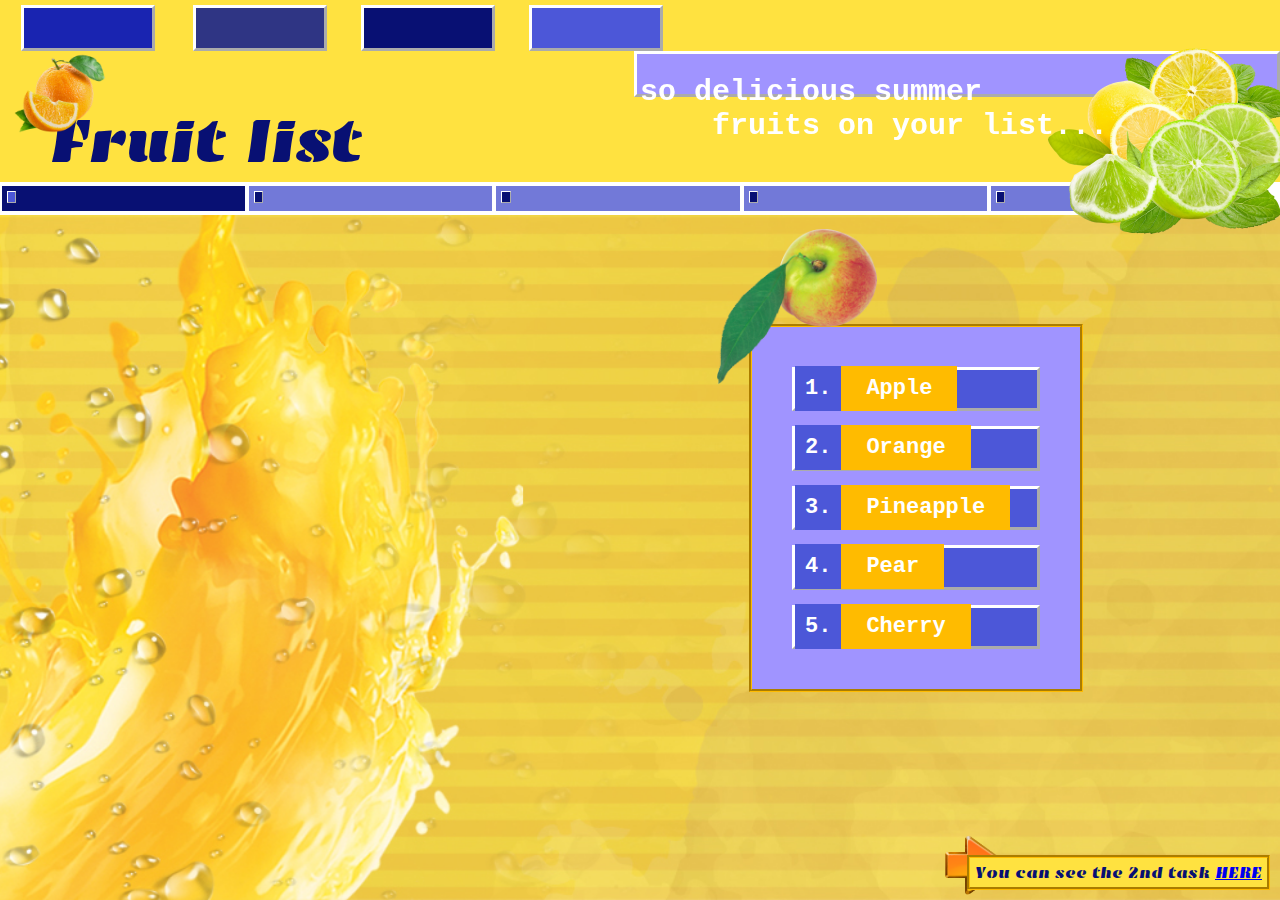
<file: 2/index.html>
<!DOCTYPE html>
<html lang="en">
<head>
    <meta charset="UTF-8">
    <title>Fruit list</title>
    <link rel="stylesheet" type="text/css" href="index.css">
</head>
<body>
<img alt="fruit" height="250" src="images/3.png"
     style="position: fixed; right: -15px;top: 2%" width="250">
<img src="images/4.png" width="100" height="100"
     style="position: absolute; left: 10px; top: 5%" alt="fruit">
<pre>so delicious summer
    fruits on your list...
</pre>
<div id="up">
    <div id="oneRectangle" class="rectangle"></div>
    <div id="twoRectangle" class="rectangle"></div>
    <div id="threeRectangle" class="rectangle"></div>
    <div class="rectangle"></div>
    <div id="longRectangle" class="rectangle"></div>
    <h1>Fruit list</h1>
</div>

<div id="downRectangle">
    <div id="colorRectangle" class="rectangleLower rectangle">
        <div id="inColorRectangle" class="rectangleIn "></div>
    </div>
    <div class="rectangleLower rectangle">
        <div class="rectangleIn "></div>
    </div>
    <div class="rectangleLower rectangle">
        <div class="rectangleIn "></div>
    </div>
    <div class="rectangleLower rectangle">
        <div class="rectangleIn "></div>
    </div>
    <div class="rectangleLower rectangle">
        <div class="rectangleIn "></div>
    </div>
</div>
<div id="list">
    <img src="images/9.png" width="160" height="155"
         style="position: absolute; left: 3%; top: -50px" alt="fruit">
    <ol>
        <li><span>Apple</span></li>
        <li><span>Orange</span></li>
        <li><span>Pineapple</span></li>
        <li><span>Pear</span></li>
        <li><span>Cherry</span></li>
    </ol>
</div>

<img src="images/go.png" width="70" height="70"
     style="position: absolute; right: 21%; bottom: 0;" alt="go">
<div id="down">
    <p id="textDown">You can see the 2nd task <a href="Task2/index.html" title="Task2">HERE</a></p>
</div>
</body>
</html>
</file>
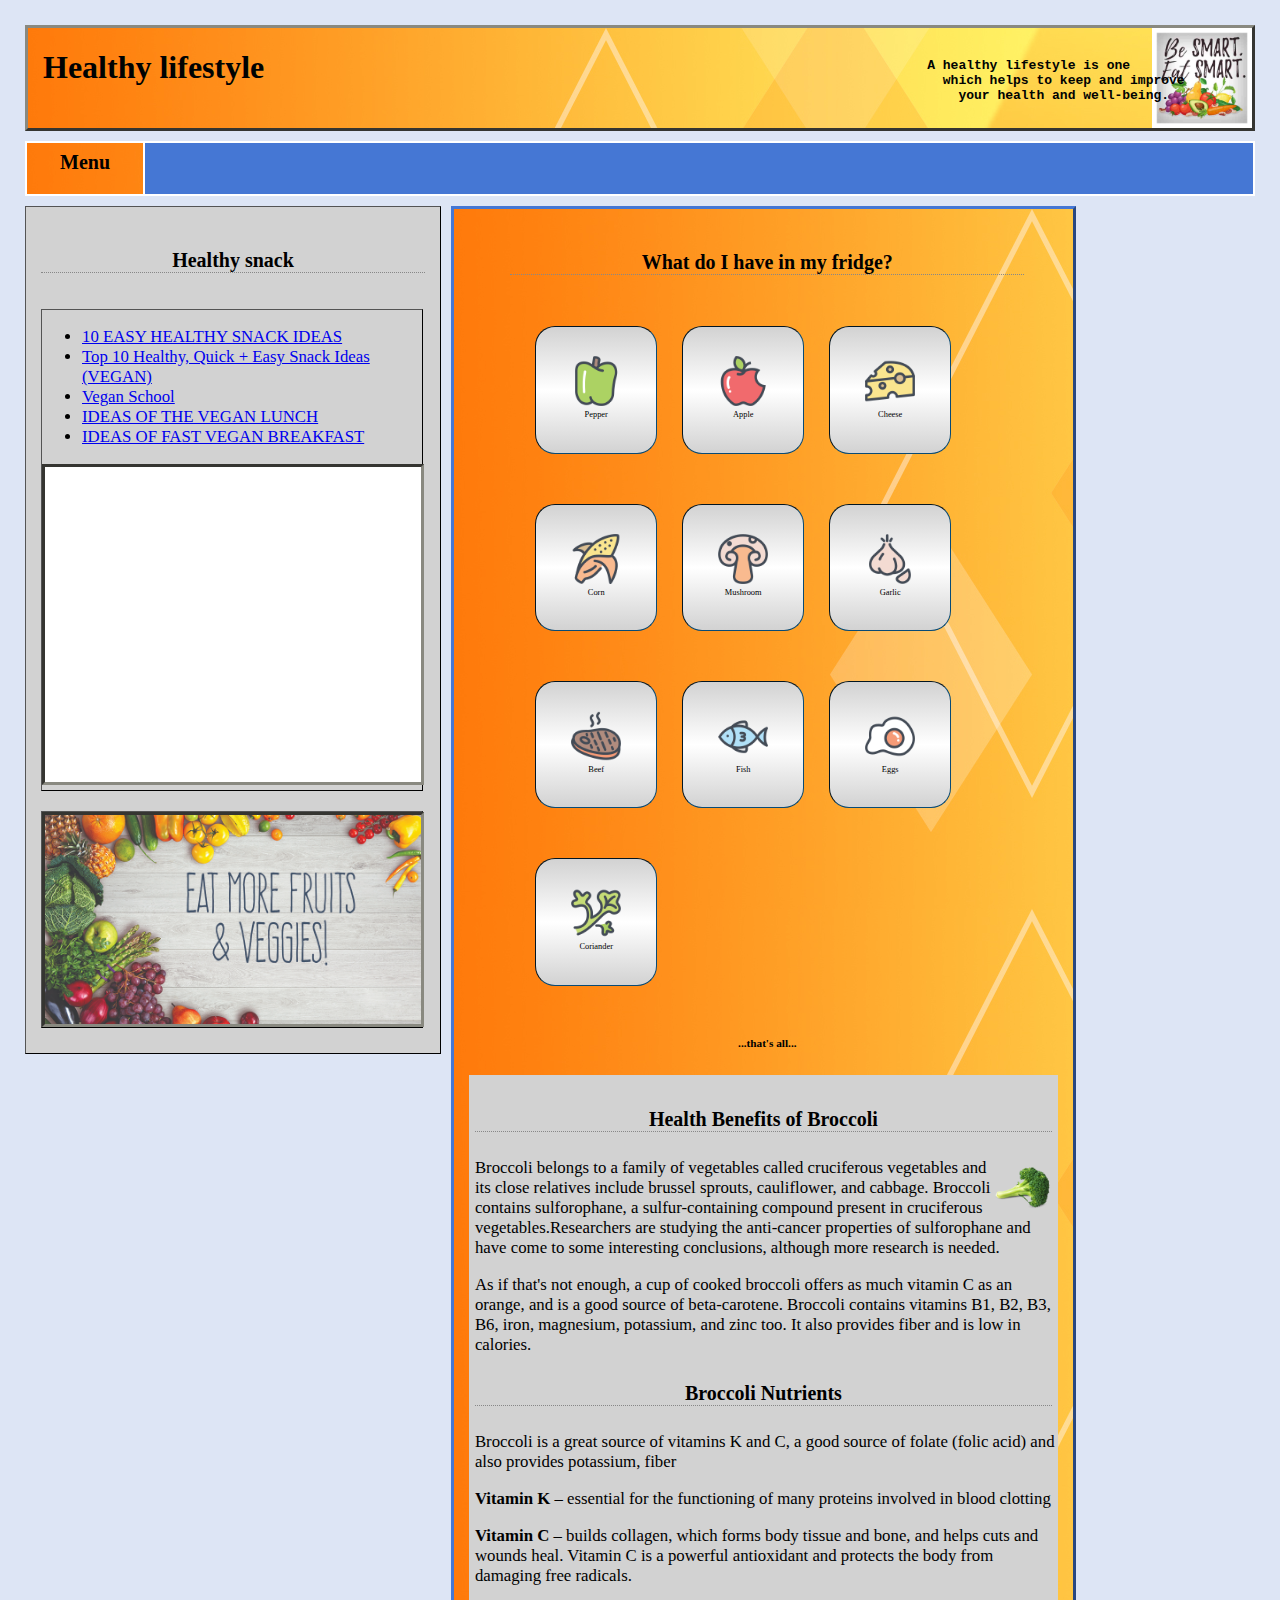
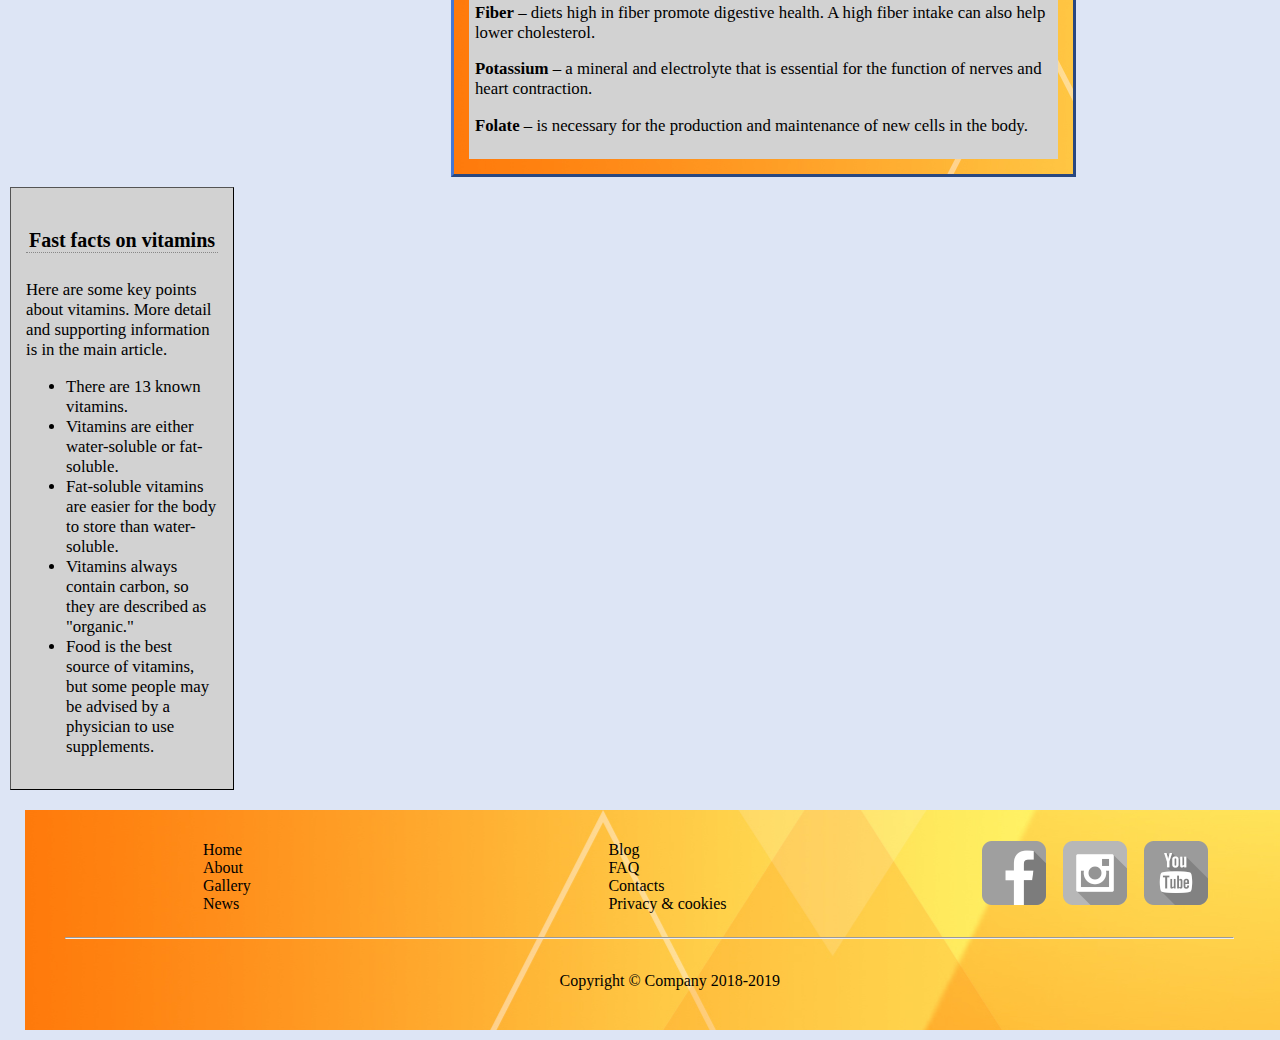
<file: 3/index.html>
<!DOCTYPE html>
<html lang="en">
<head>
    <meta charset="UTF-8">
    <title>Shop</title>
    <link rel="stylesheet" type="text/css" href="index.css">
</head>
<body>

<div id="header">
    <img id="logo" src="images/2.jpg" alt="vegetables"/>
    <h1>Healthy lifestyle</h1>
    <div>
<pre class="left">
    A healthy lifestyle is one
      which helps to keep and improve
        your health and well-being.
</pre>
    </div>
</div>


<div id="blockMenu">
    <nav>
        <label for="menu">Menu</label>
        <input id="menu" type="checkbox"/>
        <div class="headMenu">
            <div class="divMenu">
                <img src="images/logo/edit.png" alt="Owl"/>
                <a href=""><p>EDIT</p></a>
            </div>
            <div class="divMenu">
                <img src="images/logo/favorites.png" alt="Owl"/>
                <a href=""><p>FAVORITES</p></a>
            </div>
            <div class="divMenu">
                <img src="images/logo/history.png" alt="Owl"/>
                <a href=""><p>HISTORY</p></a>
            </div>
            <div class="divMenu">
                <img src="images/logo/security.png" alt="Owl"/>
                <a href=""><p>SECURITY</p></a>
            </div>
            <div class="divMenu">
                <img src="images/logo/settings.png" alt="Owl"/>
                <a href=""><p>SETTINGS</p></a>
            </div>
        </div>
    </nav>
</div>


<div class="left" id="aside1_2">
    <h4>Healthy snack</h4>
    <aside class="video left">
        <ul>
            <li><a href="https://www.youtube.com/embed/FE2I4igAn34" target="healthy">10 EASY HEALTHY SNACK IDEAS</a>
            </li>
            <li><a href="https://www.youtube.com/embed/HVtertx1m1w" target="healthy">Top 10 Healthy, Quick + Easy Snack
                Ideas (VEGAN)</a></li>
            <li><a href="https://www.youtube.com/embed/7MEItoB5Kus" target="healthy">Vegan School </a></li>
            <li><a href="https://www.youtube.com/embed/CaItdegkoNE" target="healthy">IDEAS OF THE VEGAN LUNCH</a></li>
            <li><a href="https://www.youtube.com/embed/DtZ1EjV0EEw" target="healthy">IDEAS OF FAST VEGAN BREAKFAST</a>
            </li>
        </ul>
        <iframe name="healthy" allow="accelerometer; autoplay; encrypted-media;
                gyroscope; picture-in-picture" allowfullscreen></iframe>
    </aside>
    <aside class="video left">
        <img src="images/1.jpg" alt="vegetables"/>
    </aside>
</div>


<main>
    <section class="headFood">
        <h4>What do I have in my fridge?</h4>
        <div class="food">
            <img src="images/food/Food_C247-128.png" alt="Pepper"/>
            <p>Pepper</p></div>
        <div class="food">
            <img src="images/food/Food_C240-128.png" alt="Apple"/>
            <p>Apple</p></div>
        <div class="food">
            <img src="images/food/Food_C217-128.png" alt="Cheese"/>
            <p>Cheese</p></div>
        <div class="food">
            <img src="images/food/Food_C245-128.png" alt="Corn"/>
            <p>Corn</p></div>
        <div class="food">
            <img src="images/food/Food_C239-128.png" alt="Mushroom"/>
            <p>Mushroom</p></div>
        <div class="food">
            <img src="images/food/Food_C238-128.png" alt="Garlic"/>
            <p>Garlic</p></div>
        <div class="food">
            <img src="images/food/Food_C225-128.png" alt="Beef"/>
            <p>Beef</p></div>
        <div class="food">
            <img src="images/food/Food_C205-128.png" alt="Fish"/>
            <p>Fish</p></div>
        <div class="food">
            <img src="images/food/Food_C203-128.png" alt="Eggs"/>
            <p>Eggs</p></div>
        <div class="food">
            <img src="images/food/Food_C235-128.png" alt="Coriander"/>
            <p>Coriander</p></div>
        <div class="left" id="downMain"><h6 class="left">...that's all...</h6></div>
    </section>


    <section class="left" id="center">
        <h4>Health Benefits of Broccoli</h4>
        <img src="images/br.png" alt="broccoli"/>
        <p>Broccoli belongs to a family of vegetables called cruciferous vegetables and its close relatives include
            brussel sprouts, cauliflower, and cabbage. Broccoli contains sulforophane,
            a sulfur-containing compound present in cruciferous vegetables.Researchers are studying the anti-cancer
            properties of sulforophane and have come to some interesting conclusions, although more research is needed.
        </p>

        <p>As if that's not enough, a cup of cooked broccoli offers as much vitamin C as an orange, and is&nbsp;a good
            source of&nbsp;beta-carotene. Broccoli contains vitamins B1, B2,
            B3, B6, iron, magnesium, potassium, and zinc too. It&nbsp;also provides fiber and is low in calories.</p>
        <h4>Broccoli Nutrients</h4>
        <p>Broccoli&nbsp;is a great source of vitamins K&nbsp;and C, a good source of folate (folic acid) and also
            provides potassium, fiber&nbsp;
        </p>
        <p><strong>Vitamin K</strong> – essential for the functioning of many proteins involved in blood clotting</p>
        <p><strong>Vitamin C</strong> – builds collagen, which forms body tissue and bone, and helps cuts and wounds
            heal. Vitamin C is a powerful antioxidant and protects the body from damaging free radicals.</p>
        <p><strong>Fiber</strong> – diets high in fiber promote digestive health. A high fiber intake can also help
            lower cholesterol.</p>
        <p><strong>Potassium</strong> – a mineral and electrolyte that is essential for the function of nerves and heart
            contraction.</p>
        <p><strong>Folate</strong> – is necessary for the production and maintenance of new cells in the body.</p>
    </section>
</main>


<aside class="left">
    <h4>Fast facts on vitamins</h4>
    <p>
    <p>Here are some key points about vitamins. More detail and supporting information is in the main article.</p>
    <ul>
        <li>There are 13 known vitamins.</li>
        <li>Vitamins are either water-soluble or fat-soluble.</li>
        <li>Fat-soluble vitamins are easier for the body to store than water-soluble.</li>
        <li>Vitamins always contain carbon, so they are described as "organic."</li>
        <li>Food is the best source of vitamins, but some people may be advised by a physician to use supplements.</li>
    </ul>
</aside>


<footer class="left">
    <div class="left" id="list1">
        <ul>
            <li>Home</li>
            <li>About</li>
            <li>Gallery</li>
            <li>News</li>
        </ul>
    </div>
    <div class="left" id="list2">
        <ul>
            <li>Blog</li>
            <li>FAQ</li>
            <li>Contacts</li>
            <li>Privacy & cookies</li>
        </ul>
    </div>
    <div class="left" id="footerLogo">
        <a class="logo left" id="fb" href=""></a>
        <a class="logo left" id="insta" href=""></a>
        <a class="logo left" id="youtube" href=""></a>
    </div>
    <hr class="left">
    <p class="left">Copyright &copy; Company 2018-2019</p>
</footer>


</body>
</html>
</file>
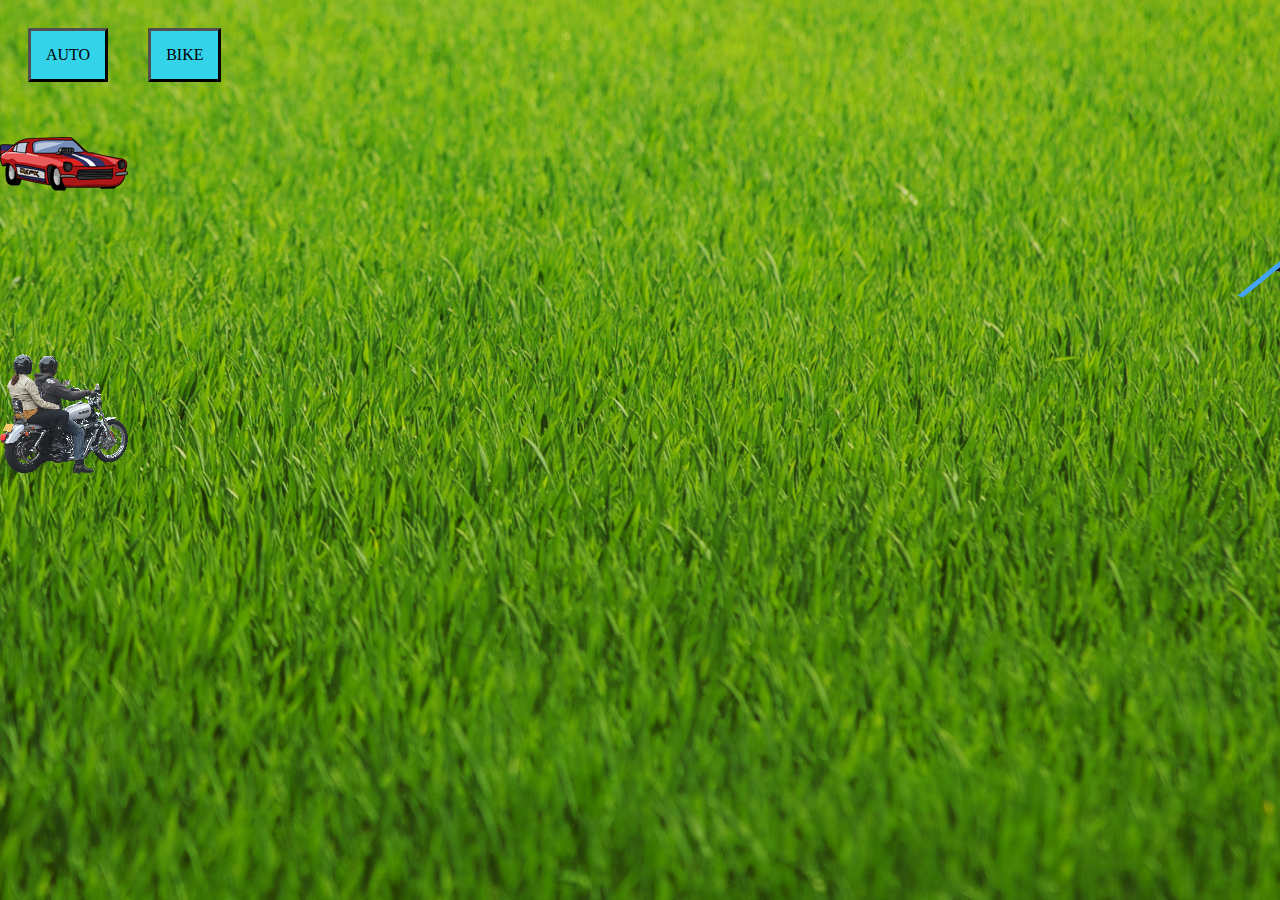
<file: 5/index.html>
<!DOCTYPE html>
<html lang="en">
<head>
    <meta charset="UTF-8">
    <title>Cars</title>
    <link rel="stylesheet" type="text/css" href="css/Гонки.css">
</head>
<body>

<p id="one">AUTO</p>
<p id="two">BIKE</p>
<a id="git" href="https://github.com/frytgy22/javahw/tree/master/hw">Go to github</a>
<script src="https://code.jquery.com/jquery-2.1.0.js"></script>
<script>
    alert("Кликом на кнопку \"AUTO\" или \"BIKE\" сделайте ставку, кто победит в гонке." +
        "\nЗадания будут доступны в конце гонок!");

    var choice = false;
    var nameBet = "АВТО";
    var id;
    $("#one").click(function (event) {
        if (!choice) {
            alert("ВЫ СДЕЛАЛИ СТАВКУ НА АВТО!!!");
            choice = true;
            document.getElementById("one").style.backgroundColor = '#d8251f';
            document.getElementById("one").style.border = '3px inset #505050';
            id = setInterval(go, 30);
        } else {
            alert("ВЫ УЖЕ ВЫБРАЛИ: " + nameBet);
        }
    });

    $("#two").click(function (event) {
        if (!choice) {
            alert("ВЫ СДЕЛАЛИ СТАВКУ НА БАЙК!!!");
            choice = true;
            document.getElementById("two").style.backgroundColor = '#d8251f';
            document.getElementById("two").style.border = '3px inset #505050';
            nameBet = "БАЙК";
            id = setInterval(go, 30);
        } else {
            alert("ВЫ УЖЕ ВЫБРАЛИ: " + nameBet);
        }
    });

    $("body").append("<img id=finish width=300 height=142 src=images/12.png alt=\"finish\">");
    var Car = function (x, y, photo) {
        this.x = x;
        this.y = y;
        this.photo = photo;
        this.carElement = "";
        this.draw();
    };

    Car.prototype.draw = function () {
        this.carElement = $(this.photo);

        this.carElement.css({
            position: "absolute",
            left: this.x,
            top: this.y
        });

        $("body").append(this.carElement);
    };

    Car.prototype.moveRight = function (distance) {
        this.x += distance;

        this.carElement.css({
            left: this.x,
            top: this.y
        });
    };

    var carHtml1 = '<img src="images/car.png" alt="car">';
    var carHtml2 = '<img id="map" width=128 height=128 src="images/1.png" alt="car">';

    var avto = new Car(0, 100, carHtml1);
    var motorbike = new Car(0, 350, carHtml2);

    function go() {
        avto.moveRight(Math.random() * 10);
        motorbike.moveRight(Math.random() * 10);

        if (motorbike.x >= 1200) {
            if (nameBet !== "БАЙК") {
                alert("КОНЕЦ ИГРЫ!\nВЫ НЕ УГАДАЛИ, ПОБЕДИЛ БАЙК!\nВ СЛЕДУЮЩИЙ РАЗ ОБЯЗАТЕЛЬНО ПОВЕЗЕТ:)");
                gitVisible();
            } else {
                alert("КОНЕЦ ИГРЫ!\nВЫ УГАДАЛИ, ПОБЕДИЛ БАЙК!!!");
                gitVisible();
            }
            clearInterval(id);
        } else if (avto.x >= 1200) {
            if (nameBet !== "АВТО") {
                alert("КОНЕЦ ИГРЫ!\nВЫ НЕ УГАДАЛИ, ПОБЕДИЛ АВТО!\nВ СЛЕДУЮЩИЙ РАЗ ОБЯЗАТЕЛЬНО ПОВЕЗЕТ:)");
                gitVisible();
            } else {
                alert("КОНЕЦ ИГРЫ!\nВЫ УГАДАЛИ, ПОБЕДИЛ АВТО!!!");
                gitVisible();
            }
            clearInterval(id);
        }
    }

    function gitVisible() {
        document.getElementById("git").style.visibility = "visible";
        document.getElementById("git").style.opacity = "1";
    }
</script>
</body>
</html>
</file>
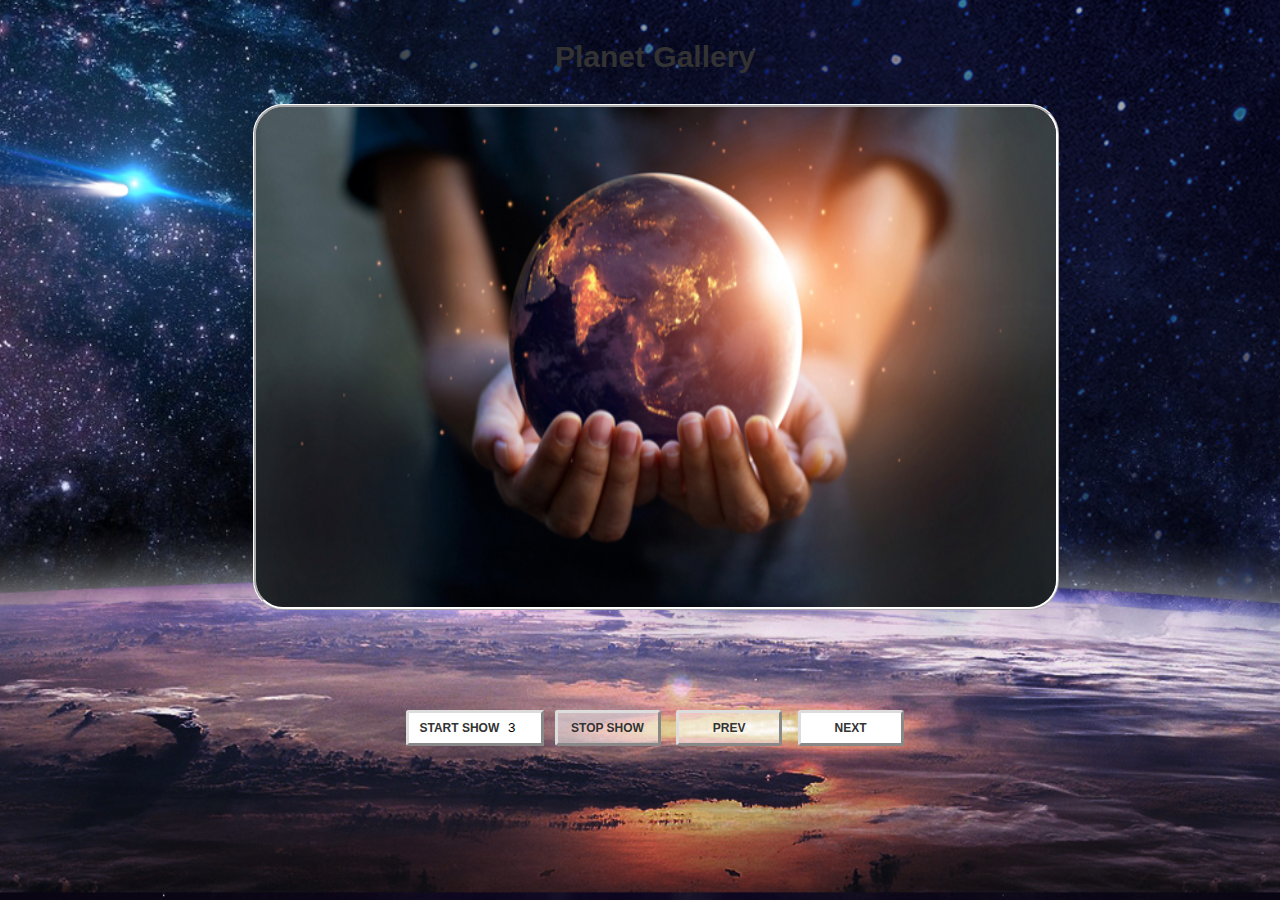
<file: 6/index.html>
<!DOCTYPE html>
<html lang="en">
<head>
    <meta charset="UTF-8">
    <title>Title</title>
    <link rel="stylesheet" type="text/css" href="css/index.css">
</head>
<body>
<script src="js/index.js"></script>

<div class="wrap">
    <div class="headline"><h1>Planet Gallery</h1></div>
    <div id="gallery" class="gallery">
        <div class="slider">
            <div class="stage">
                <div>
                    <img src="images/1.jpeg" alt="">
                </div>
                <div>
                    <img src="images/2.jpg" alt="">
                </div>
                <div>
                    <img src="images/3.jpg" alt="">
                </div>
                <div>
                    <img src="images/4.jpeg" alt="">
                </div>
                <div>
                    <img src="images/5.jpg" alt="">
                </div>
                <div>
                    <img src="images/6.jpg" alt="">
                </div>
                <div>
                    <img src="images/7.jpg" alt="">
                </div>
                <div>
                    <img src="images/8.jpeg" alt="">
                </div>
                <div>
                    <img src="images/9.jpg" alt="">
                </div>
                <div>
                    <img src="images/10.jpg" alt="">
                </div>
                <div>
                    <img src="images/11.jpg" alt="">
                </div>
                <div>
                    <img src="images/12.jpg" alt="">
                </div>
                <div>
                    <img src="images/13.png" alt="">
                </div>
                <div>
                    <img src="images/14.jpg" alt="">
                </div>
                <div>
                    <img src="images/15.jpg" alt="">
                </div>
                <div>
                    <img src="images/16.jpg" alt="">
                </div>
            </div>
        </div>
        <div class="control">
            <div class="nav-ctrl">
                <p id="buttonOn">start show</p>
                <label><input id="time" type="number" value="3" min="3" max="10"/></label>
                <p id="buttonOff">stop show</p>
                <span class="prev" data-shift="prev">prev</span>
                <span class="next" data-shift="next">next</span>
            </div>
            <ul class="dots-ctrl"></ul>
        </div>
    </div>
</div>

<script src="https://code.jquery.com/jquery-2.1.0.js"></script>
<script>

    var gallery1 = new Gallery('gallery', {});

    function getValue() {
        return document.getElementById("time").value;
    }

    var startShow = false;
    $("#buttonOn").click(function () {
        if (!startShow) {
            startShow = true;
            console.log("start");
            var timeValue = getValue();
            if (timeValue === "") {
                timeValue = gallery1.defaults.interval
            } else {
                timeValue *= 1000;
            }
            console.log(timeValue);
            gallery1.slideShow(timeValue);
            style('rgba(255, 255, 255, 0.5)', 'white', 'default', 'pointer');
        }
    });

    $("#buttonOff").click(function () {
        if (startShow) {
            startShow = false;
            gallery1.stopShow();
            style('white', 'rgba(255, 255, 255, 0.5)', 'pointer', 'default');
        }
    });

    function style(color1, color2, cursor1, cursor2) {
        document.getElementById("buttonOn").style.background = color1;
        document.getElementById("buttonOn").style.cursor = cursor1;
        document.getElementById("time").style.background = color1;
        document.getElementById("buttonOff").style.background = color2;
        document.getElementById("buttonOff").style.cursor = cursor2;
    }
</script>
</body>
</html>
</file>
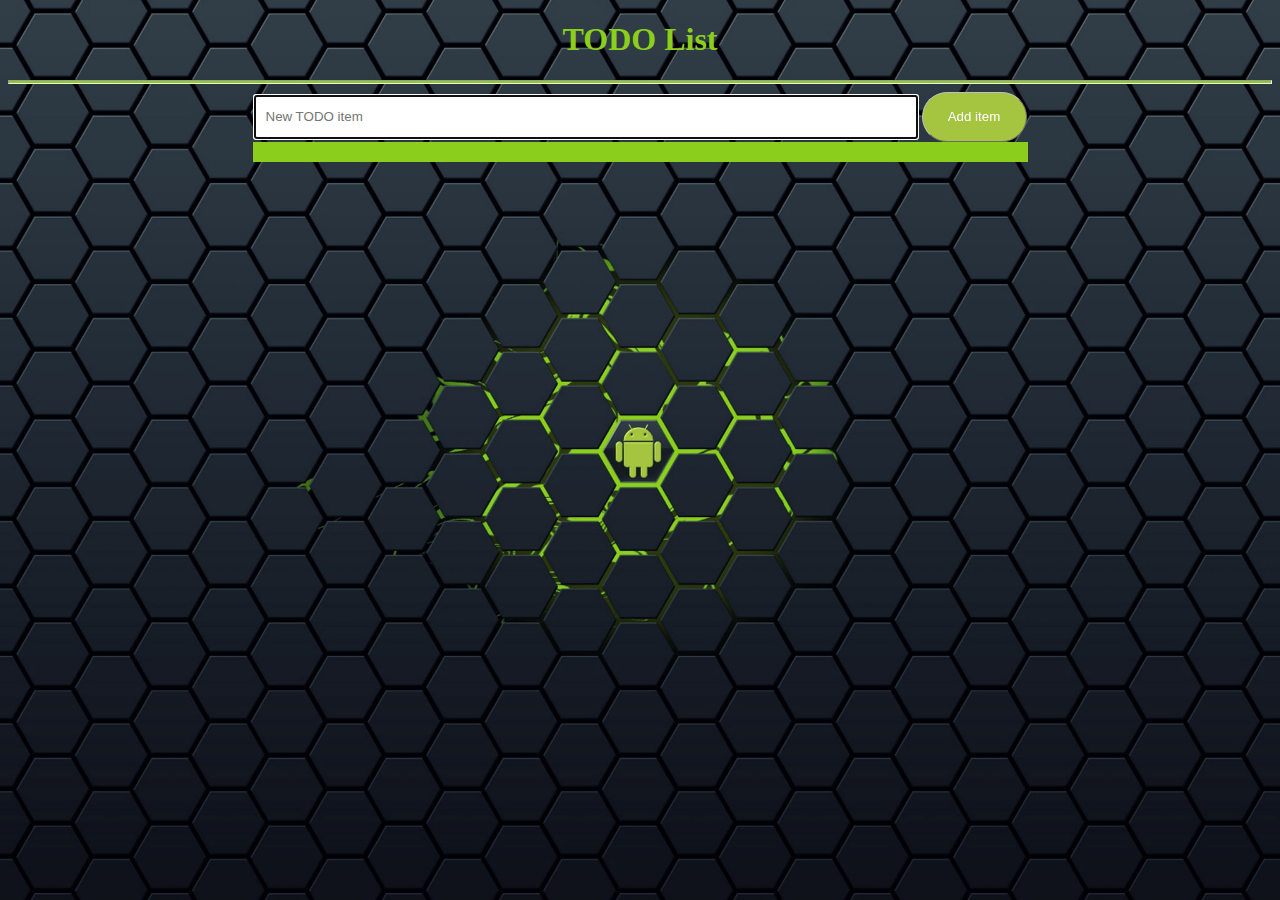
<file: todo list/index.html>
<!DOCTYPE html>
<html lang="en">
<head>
    <meta charset="UTF-8">
    <title>List</title>
    <link rel="stylesheet" type="text/css" href="css/list.css">
</head>
<body>
<h1>TODO List</h1>
<hr>
<label>
    <input id="input" placeholder="New TODO item" maxlength="60" autofocus/>
</label>
<button class="threed" id="button">Add item</button>
<main>
    <ul id="ul"></ul>
</main>
<script src="https://code.jquery.com/jquery-2.1.0.js"></script>
<script>

    let ul = document.getElementById("ul");
    let input = document.getElementById("input");
    let button = document.getElementById("button");
    button.addEventListener('click', callBack);

    function createItem(text) {
        let li = document.createElement("li");
        let img = document.createElement("img");
        img.src = "images/unchecked_16.png";
        img.alt = 'unchecked';
        li.appendChild(img);
        let span = document.createElement("span");
        span.appendChild(document.createTextNode('❌'));
        li.appendChild(span);
        li.appendChild(document.createTextNode(text));
        return li;
    }

    function callBack() {
        let li = createItem(input.value);
        ul.appendChild(li);
        input.value = '';
    }

    let selected;
    document.querySelector('main').onclick = function (event) {
        let target = event.target;
        console.log(target.tagName);
        if (target.tagName === 'SPAN') {
            removeTask(target);
        }
        if (target.tagName === 'IMG') {
            replaceImg(target);
        }
    };

    function removeTask(span) {
        selected = span;
        //selected.parentElement.style.display = 'none';
        $(selected.parentElement).hide(1000);
        //.toggle("slow");
    }

    let selectImg;

    function replaceImg(img) {
        selectImg = img;
        if (img.src.indexOf("images/unchecked_16.png") !== -1) {
            img.src = "images/checked_16.png";
            selectImg.parentElement.classList.remove("uncheck");
            selectImg.parentElement.classList.add("check")
        } else {
            img.src = "images/unchecked_16.png";
            selectImg.parentElement.classList.remove("check");
            selectImg.parentElement.classList.add("uncheck");
        }
    }

</script>
</body>
</html>
</file>
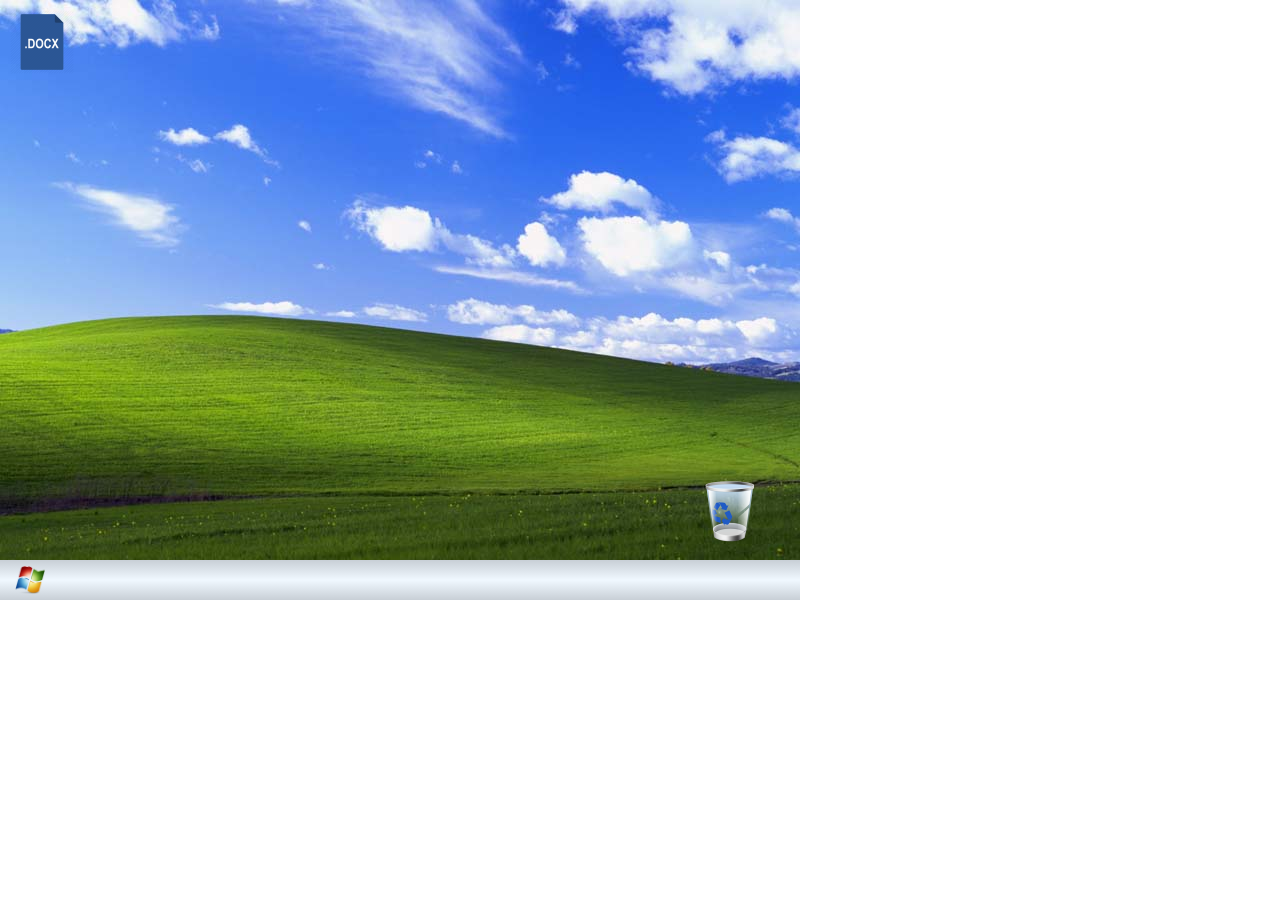
<file: windows_desktop/index.html>
<!DOCTYPE html>
<html lang="en">
<head>
    <meta charset="UTF-8">
    <title>Windows</title>
    <link rel="stylesheet" type="text/css" href="css/index.css">
    <script src="js/index.js"></script>
</head>
<body>
<main>
    <ul id="ul">
        <li>Still empty</li>
        <li>Empty trash</li>
    </ul>
    <ul id="menu">
        <li>Still empty</li>
        <li>Still empty</li>
        <li>Still empty</li>
        <li><span><a href="https://github.com/frytgy22/javahw/tree/master/windows_desktop">Github</a></span></li>
    </ul>
</main>
<footer>
    <img id="win" src="images/7.png" alt="win">
</footer>
</body>
</html>
</file>
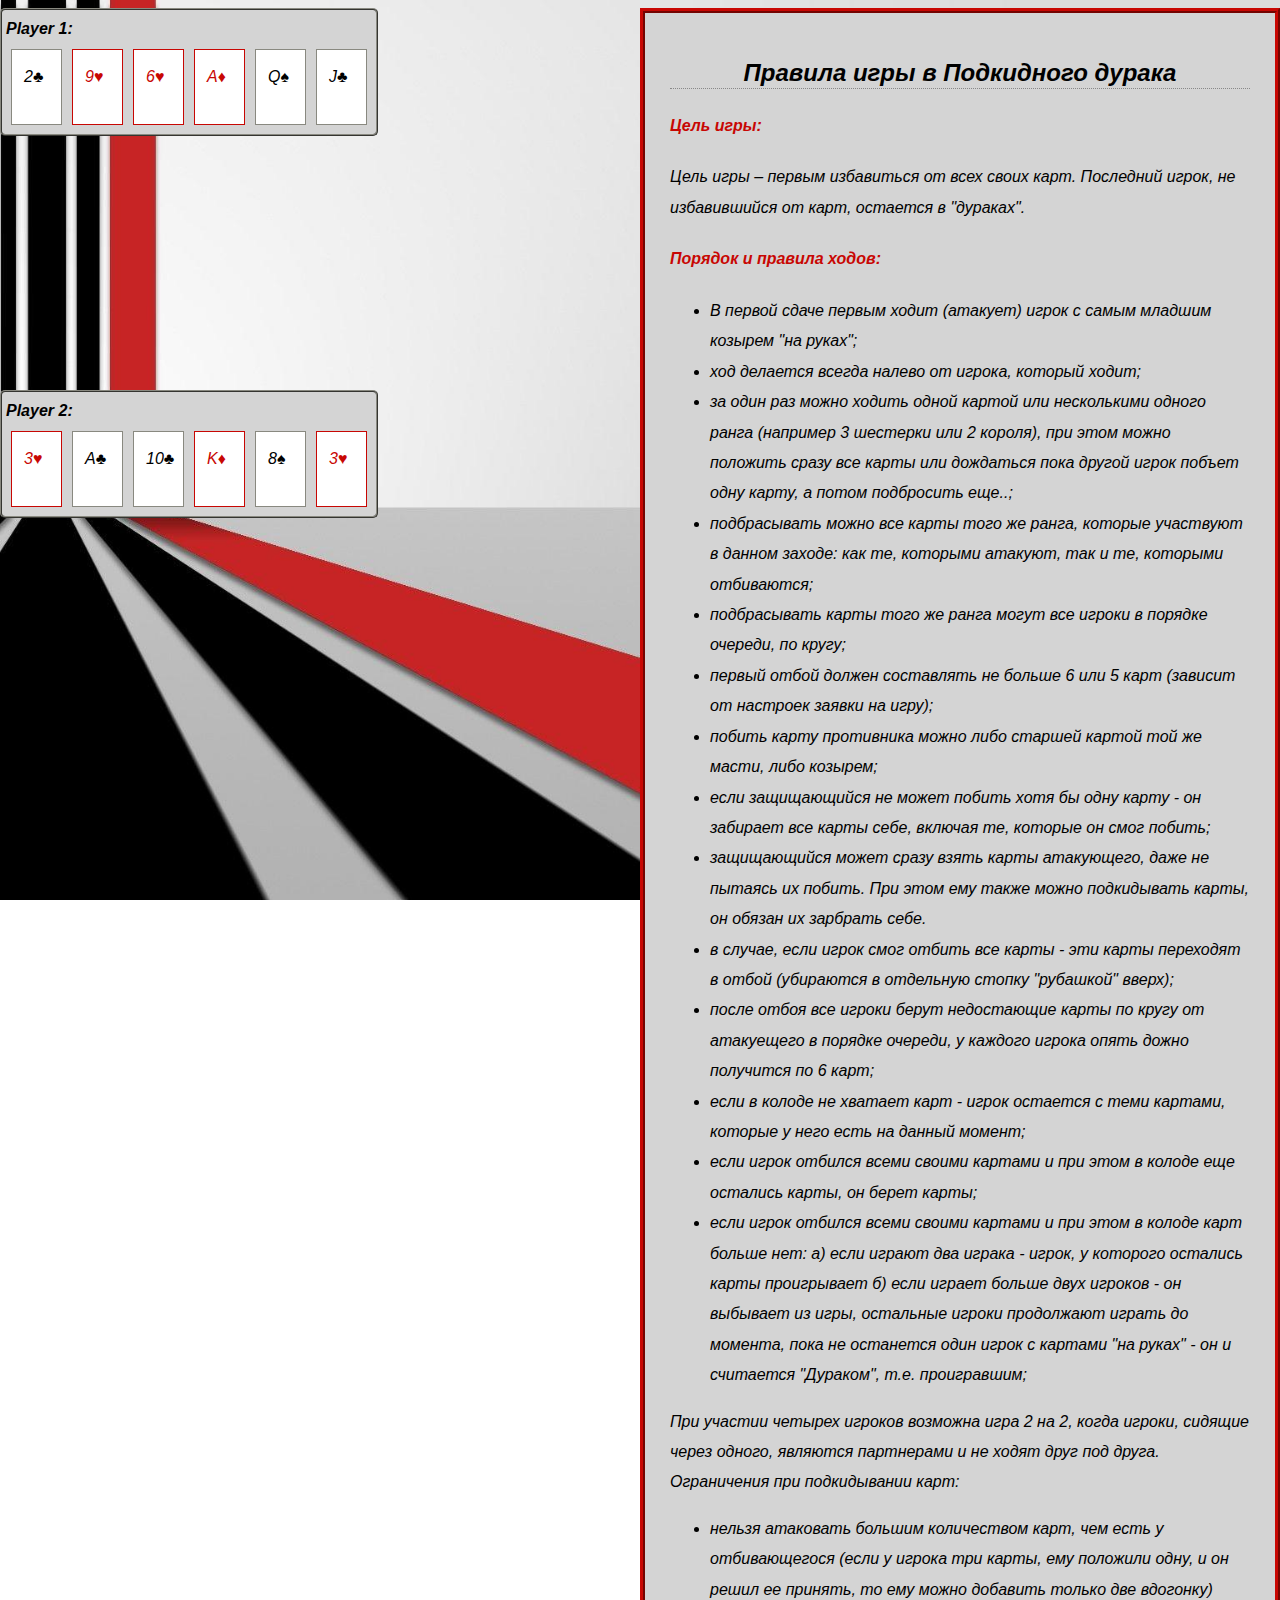
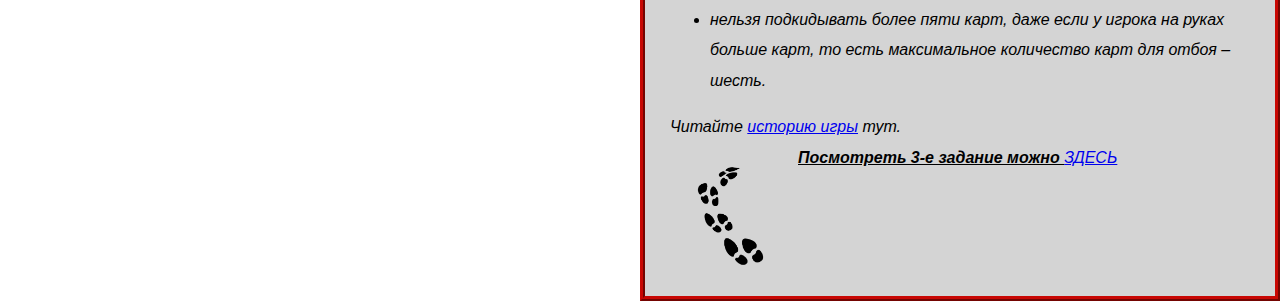
<file: 1/Task2/index.html>
<!DOCTYPE html>
<html lang="en">
<head>
    <meta charset="UTF-8">
    <title>Card game</title>
    <link rel="stylesheet" type="text/css" href="hw.css">
</head>
<body>

<div class="guarantee">
    <p><strong>Player 1:</strong></p>
    <div class="player1">2&#x2663;</div>
    <div class="red player1">9&#x2665;</div>
    <div class="red player1">6&#x2665;</div>
    <div class="red player1">A&#x2666;</div>
    <div class="player1">Q&#x2660;</div>
    <div class="player1">J&#x2663;</div>
</div>

<div class="guarantee" style="top: 390px;">
    <p><strong>Player 2:</strong></p>
    <div class="red player2">3&#x2665;</div>
    <div class="player2">A&#x2663;</div>
    <div class="player2">10&#x2663;</div>
    <div class="red player2">K&#x2666;</div>
    <div class="player2">8&#x2660;</div>
    <div class="red player2">3&#x2665;</div>
</div>
<div id="game">
    <h2>Правила игры в Подкидного дурака</h2>
    <h4>Цель игры:</h4>
    <p>Цель игры &ndash; первым избавиться от всех своих карт. Последний игрок, не избавившийся от карт, остается в
        "дураках".</p>
    <h4>Порядок и правила ходов:</h4>
    <ul>
        <li>В первой сдаче первым ходит (атакует) игрок с самым младшим козырем "на руках";</li>
        <li>ход делается всегда налево от игрока, который ходит;</li>
        <li>за один раз можно ходить одной картой или несколькими одного ранга (например 3 шестерки или 2 короля), при
            этом можно положить сразу все карты или дождаться пока другой игрок побъет одну карту, а потом подбросить
            еще..;
        </li>
        <li>подбрасывать можно все карты того же ранга, которые участвуют в данном заходе: как те, которыми атакуют, так
            и те, которыми отбиваются;
        </li>
        <li>подбрасывать карты того же ранга могут все игроки в порядке очереди, по кругу;</li>
        <li>первый отбой должен составлять не больше 6 или 5 карт (зависит от настроек заявки на игру);</li>
        <li>побить карту противника можно либо старшей картой той же масти, либо козырем;</li>
        <li>если защищающийся не может побить хотя бы одну карту - он забирает все карты себе, включая те, которые он
            смог побить;
        </li>
        <li>защищающийся может сразу взять карты атакующего, даже не пытаясь их побить. При этом ему также можно
            подкидывать карты, он обязан их зарбрать себе.
        </li>
        <li>в случае, если игрок смог отбить все карты - эти карты переходят в отбой (убираются в отдельную стопку
            "рубашкой" вверх);
        </li>
        <li>после отбоя все игроки берут недостающие карты по кругу от атакуещего в порядке очереди, у каждого игрока
            опять дожно получится по 6 карт;
        </li>
        <li>если в колоде не хватает карт - игрок остается с теми картами, которые у него есть на данный момент;</li>
        <li>если игрок отбился всеми своими картами и при этом в колоде еще остались карты, он берет карты;</li>
        <li>если игрок отбился всеми своими картами и при этом в колоде карт больше нет: a) если играют два играка -
            игрок, у которого остались карты проигрывает б) если играет больше двух игроков - он выбывает из игры,
            остальные игроки продолжают играть до момента, пока не останется один игрок с картами "на руках" - он и
            считается "Дураком", т.е. проигравшим;
        </li>
    </ul>
    <p>При участии четырех игроков возможна игра 2 на 2, когда игроки, сидящие через одного, являются партнерами и не
        ходят друг под друга.</p>
    <p>Ограничения при подкидывании карт:</p>
    <ul>
        <li>нельзя атаковать большим количеством карт, чем есть у отбивающегося (если у игрока три карты, ему положили
            одну, и он решил ее принять, то ему можно добавить только две вдогонку)
        </li>
        <li>нельзя подкидывать более пяти карт, даже если у игрока на руках больше карт, то есть максимальное количество
            карт для отбоя &ndash; шесть.
        </li>
    </ul>
    <p>Читайте <a
            href="https://ru.wikipedia.org/wiki/%D0%94%D1%83%D1%80%D0%B0%D0%BA_(%D0%BA%D0%B0%D1%80%D1%82%D0%BE%D1%87%D0%BD%D0%B0%D1%8F_%D0%B8%D0%B3%D1%80%D0%B0)#%D0%98%D1%81%D1%82%D0%BE%D1%80%D0%B8%D1%8F_%D0%B8%D0%B3%D1%80%D1%8B"
            title="История_игры">историю игры</a> тут.</p>
    <script src="https://code.jquery.com/jquery-2.1.0.js"></script>
    <script>
        $("#game").append("<p><u><strong>Посмотреть 3-е задание можно </strong></u><a href='../Task3/index.html 'title='HTML Tutorial'>ЗДЕСЬ</a><img src='images/1234.png'  alt='steps' align='left' width='128' height='128'/> </p>");
    </script>
</div>
</body>
</html>
</file>
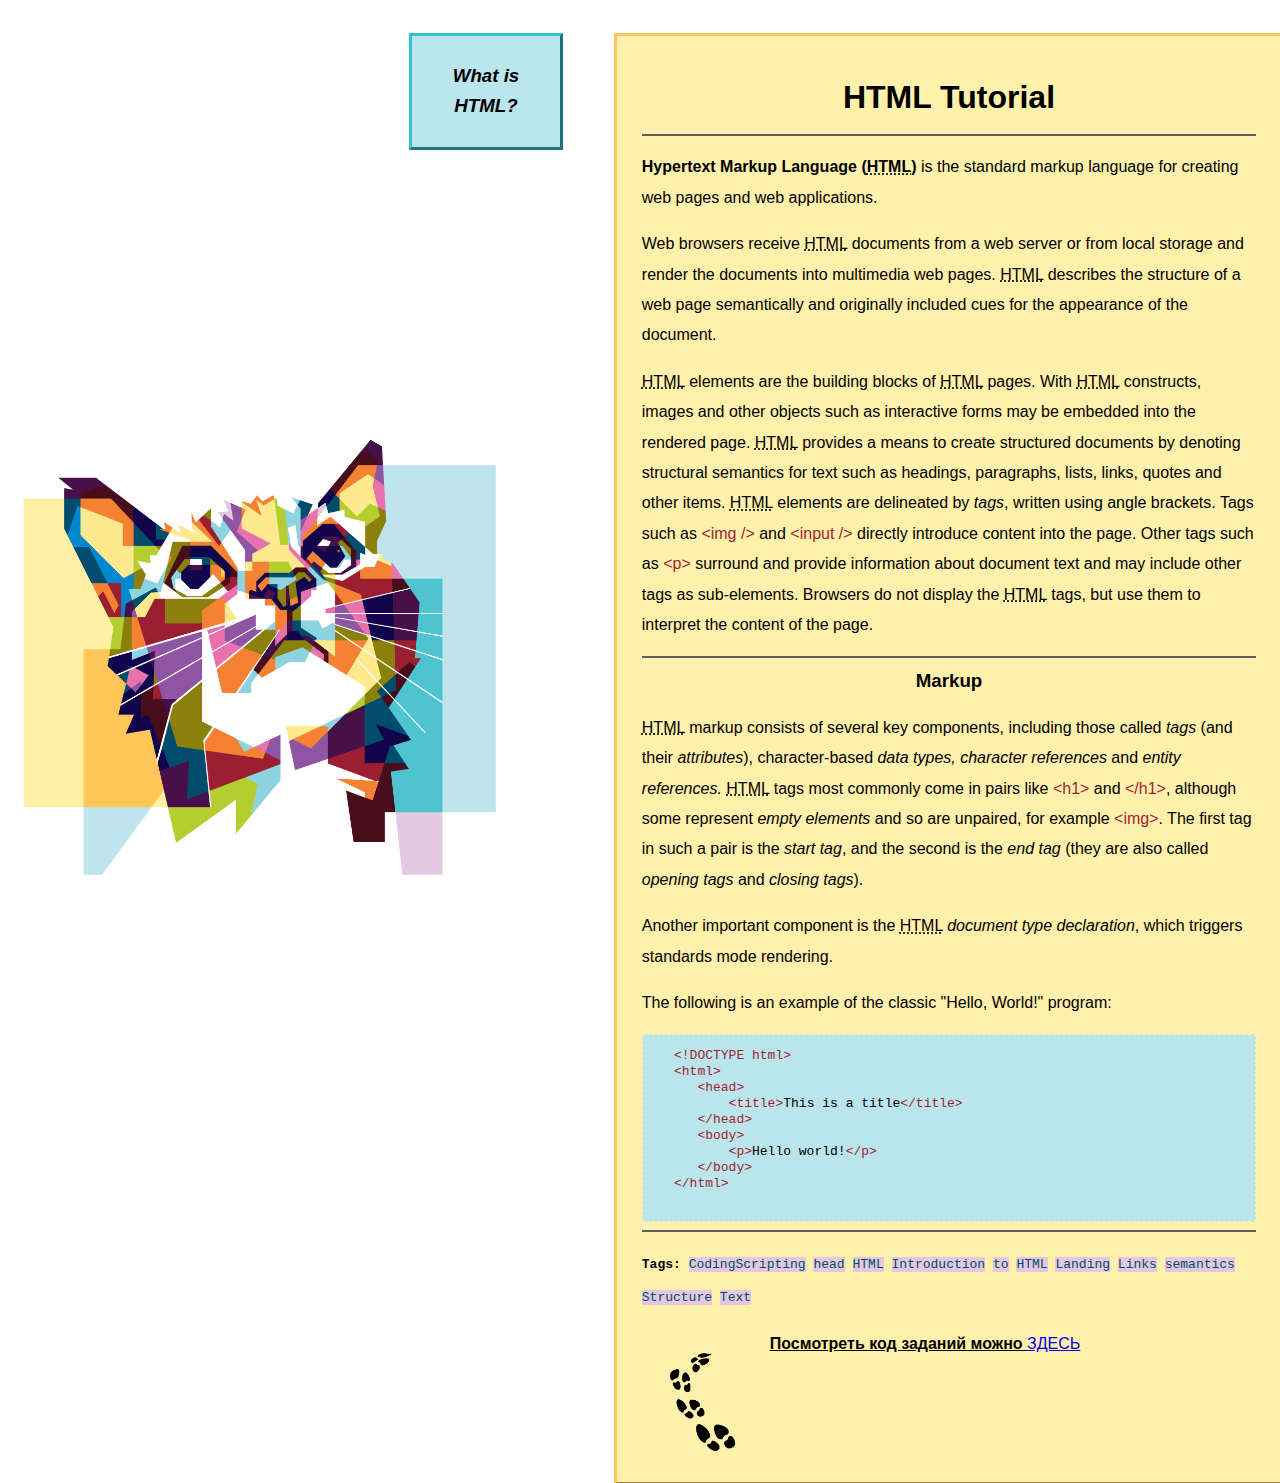
<file: 1/Task3/index.html>
<!DOCTYPE html>
<html lang="en">
<head>
    <meta charset="UTF-8">
    <title>HTML Tutorial</title>
    <link rel="stylesheet" type="text/css" href="hw.css">
</head>
<body>
 <img src="images/cat.png" alt="animal" 
      style="position: fixed; left: 0px; bottom: 0px; width: 40%"/>
  <div id="question">
    <h3>What is HTML?</h3>
  </div>
  <div id="guarantee">
    <h1>HTML Tutorial</h1>
    <hr>
    <p><strong>Hypertext Markup Language (<abbr title="Hypertext Markup Language">HTML</abbr>)</strong> is the standard markup language for creating web pages and web  applications.<p>
    <p>Web browsers receive <abbr title="Hypertext Markup Language">HTML</abbr> documents from a web server or from local storage and render the documents into multimedia web pages. <abbr title="Hypertext Markup Language">HTML</abbr> describes the structure of a web page semantically and originally included cues for the appearance of the document.</p>
    <p><abbr title="Hypertext Markup Language">HTML</abbr> elements are the building blocks of <abbr title="Hypertext Markup Language">HTML</abbr> pages. With <abbr title="Hypertext Markup Language">HTML</abbr> constructs, images and other objects such as interactive forms may be embedded into the rendered page. <abbr title="Hypertext Markup Language">HTML</abbr> provides a means to create structured documents by denoting structural semantics for text such as headings, paragraphs, lists, links, quotes and other items. <abbr title="Hypertext Markup Language">HTML</abbr> elements are delineated by <dfn>tags</dfn>, written using angle brackets. Tags such as <span class="redtext">&#60;img &#47;&#62;</span> and <span class="redtext">&#60;input &#47;&#62;</span> directly introduce content into the page. Other tags such as <span class="redtext">&#60;p&#62;</span> surround and provide information about document text and may include other tags as sub-elements. Browsers do not display the <abbr title="Hypertext Markup Language">HTML</abbr> tags, but use them to interpret the content of the page.</p>
    <hr>
    <h3>Markup</h3>
    <p><abbr title="Hypertext Markup Language">HTML</abbr> markup consists of several key components, including those called <dfn>tags</dfn> (and their <dfn>attributes</dfn>), character-based <dfn>data types, character references</dfn> and <dfn>entity references.</dfn> <abbr title="Hypertext Markup Language">HTML</abbr> tags most commonly come in pairs like <span class="redtext">&#60;h1&#62;</span> and <span class="redtext">&#60;/h1&#62;</span>, although some represent <dfn>empty elements</dfn> and so are unpaired, for example <span class="redtext">&#60;img&#62;</span>. The first tag in such a pair is the <dfn>start tag</dfn>, and the second is the <dfn>end tag</dfn> (they are also called <dfn>opening tags</dfn> and <dfn>closing tags</dfn>).</p>
    <p>Another important component is the <abbr title="Hypertext Markup Language">HTML</abbr> <dfn>document type declaration</dfn>, which triggers standards mode rendering.</p>
    <p>The following is an example of the classic "Hello, World!" program:</p>
     <div id="programm">
    <pre style="color: #a31d32;">
    &#60;!DOCTYPE html&#62;
    &#60;html&#62;
       &#60;head&#62;
           &#60;title&#62;<span class="colortext">This is a title</span>&#60;&#47;title&#62;
       &#60;&#47;head&#62;
       &#60;body&#62;
           &#60;p&#62;<span class="colortext">Hello world!</span>&#60;&#47;p&#62;
       &#60;&#47;body&#62;
    &#60;&#47;html&#62;
    </pre>
    </div>
    <hr>
    <p><code><strong><span class="colortext">Tags:</span></strong> <mark>CodingScripting</mark> <mark>head</mark> <mark>HTML</mark>     <mark>Introduction</mark> <mark>to</mark> <mark>HTML</mark> <mark>Landing</mark> <mark>Links</mark> <mark>semantics</mark> <mark>Structure</mark>  <mark>Text</mark></code></p>
   <script src="https://code.jquery.com/jquery-2.1.0.js"></script>
<script>
    $("#guarantee").append("<p><u><strong>Посмотреть код заданий можно </strong></u><a href='https://github.com/frytgy22/javahw/tree/master/hw37'title='githab'>ЗДЕСЬ</a><img src='images/1234.png'  alt='steps' align='left' width='128' height='128'/> </p>");
   </script>
  </div>
</body>
</html>
</file>
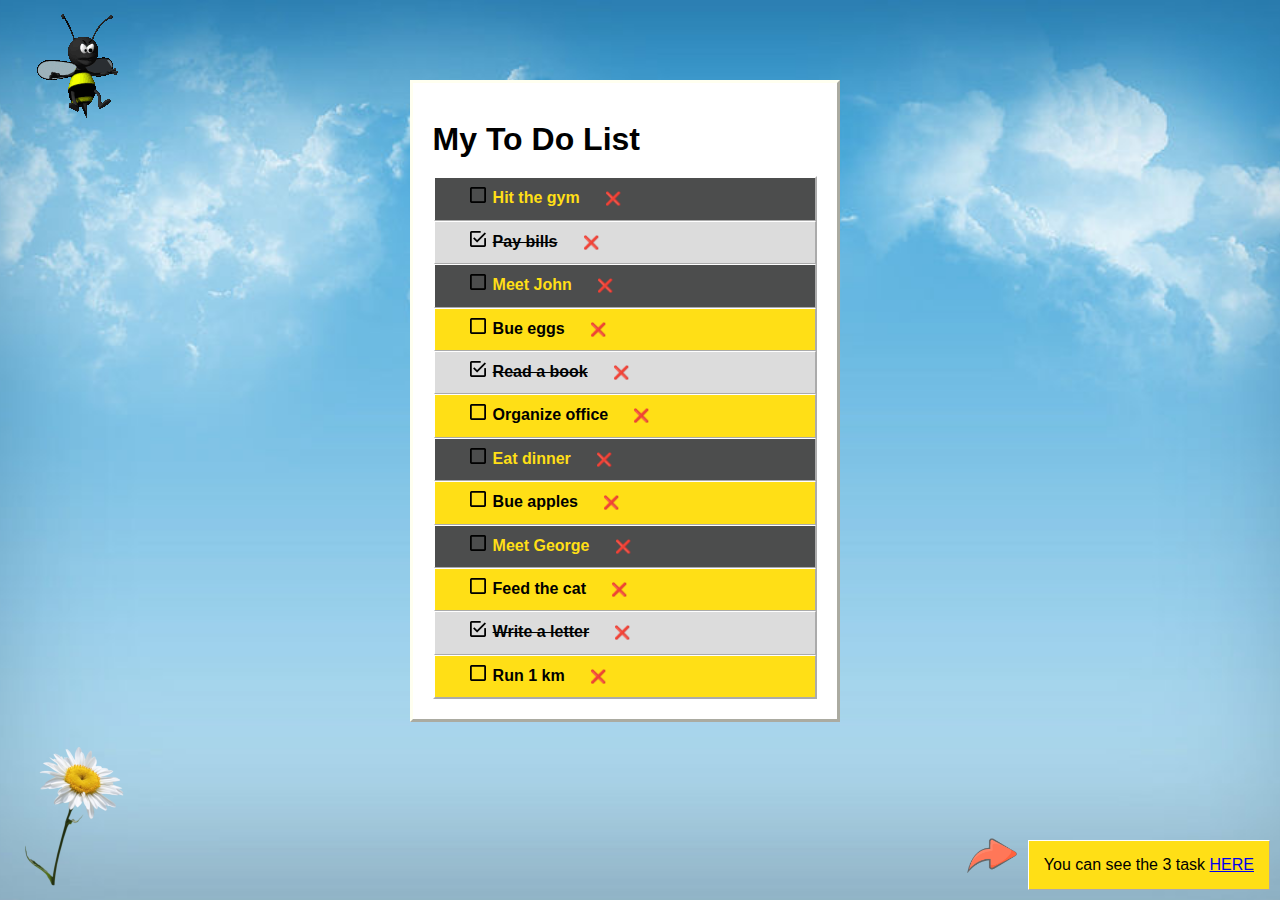
<file: 2/Task2/index.html>
<!DOCTYPE html>
<html lang="en">
<head>
    <meta charset="UTF-8">
    <title>My To Do List</title>
    <link rel="stylesheet" type="text/css" href="index.css">
</head>
<body>
<div id="toDo">
    <h1>My To Do List</h1>
    <ul>
        <li>Hit the gym</li>
        <li><span>Pay bills</span></li>
        <li>Meet John</li>
        <li>Bue eggs</li>
        <li><span>Read a book</span></li>
        <li>Organize office</li>
        <li>Eat dinner</li>
        <li>Bue apples</li>
        <li>Meet George</li>
        <li>Feed the cat</li>
        <li><span>Write a letter</span></li>
        <li>Run 1 km</li>
    </ul>
</div>
<img src="images/camomile_PNG665-134x170.png" alt="animal"
     style="position: fixed; left: 0; bottom: 0;">
<img id="heading" src="images/Bee27.gif" alt="bee"/>
<script src="https://code.jquery.com/jquery-2.1.0.js"></script>

<script>
    var direction = 'right';
    var offset = 0;
    var max = document.body.clientWidth - 200;

    $("#heading").offset({left: offset, top: 10});

    var moveHeading = function () {
        if (direction === 'right') {
            $("#heading").offset({left: offset});
            offset++;
            if (offset > max) {
                offset = max;
                direction = 'left';
            }
        }
        if (direction === 'left') {
            $("#heading").offset({left: offset});
            offset--;
            if (offset < 0) {
                offset = 0;
                direction = 'right';
            }
        }
    };

    var id = setInterval(moveHeading, 30);

    var clickHandler = function (event) {
        clearInterval(id);
    };

    $("#heading").click(clickHandler);
</script>

<div id="down">
    <img src="images/arrow.png" width="70" height="70"
         style="position: absolute; left: -30%; bottom: -5%;" alt="go">
    <p id="textDown">You can see the 3 task <a href="../Task3/index.html" title="Task3">HERE</a></p>
</div>
</body>
</html>
</file>
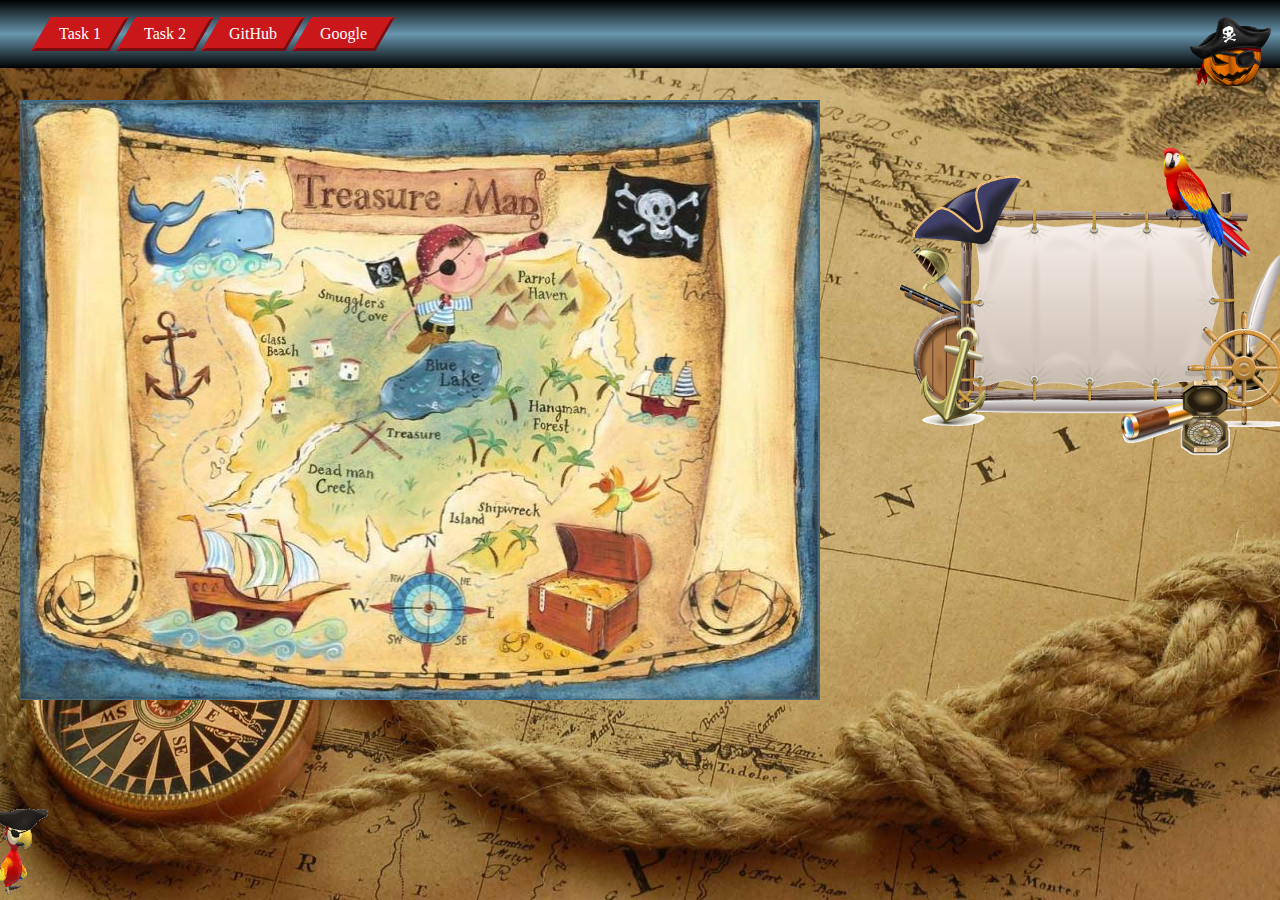
<file: 2/Task3/index.html>
<!DOCTYPE html>
<html lang="en">
<head>
    <meta charset="UTF-8">
    <title>TAG</title>
    <link rel="stylesheet" type="text/css" href="index.css">
</head>
<body onload="message()">

<!--верхняя панель-->
<div id="up">
    <ul>
        <li><a href="../index.html">Task 1</a></li>
        <li><a href="../Task2/index.html">Task 2</a></li>
        <li><a href="https://github.com/frytgy22/javahw/tree/master/hw38">GitHub</a></li>
        <li><a href="https://google.com">Google</a></li>
    </ul>
</div>
<img alt="logo" height="100" src="images/logo.png"
     style="position: absolute; right: 0;top: 0" width="100">

<!--список TAG-->
<div id="tableD">
    <dl>
        <dt>TAG</dt>
        <dt>[tæg]</dt>
        <dt><em>noun</em></dt>
        <dd>
            <ol>
                <li>
                    <ol class="id">
                        <li>a label attached to someone or something for the purpose of identification or to give other
                            information.
                        </li>
                        <li>"he gave his pet a collar with a metal name tag"</li>
                        <li>synonyms: <span class="color">label, ticket, badge, mark, marker, tab, tally, sticker, docket, stub, chit,
                            chitt, counterfoi, flag, stamp</span>
                        </li>
                        <li>"a price tag"</li>
                    </ol>
                </li>
                <li>a small piece or part that is attached to a main body.</li>
            </ol>
        </dd>
        <dt><em>verb</em></dt>
        <dd>
            <ol>
                <li>
                    <ol class="id">
                        <li>attach a label to.</li>
                        <li>"mothers suspected that their babies had been wrongly tagged during an alarm at the
                            hospital"
                        </li>
                        <li>synonyms: <span class="color">label, attach tags to, put a label on, mark, ticket, earmark, identify, docket,
                            flag, indicate</span>
                        </li>
                        <li>"the bottles were tagged with colour-coded labels"</li>
                    </ol>
                </li>
                <li>
                    <ol class="id">
                        <li>add to something, especially as an afterthought or with no real connection.</li>
                        <li>"she meant to <b>tag</b> her question <b>on</b> at the end of her remarks"</li>
                        <li>synonyms: <span class="color">add, tack, join, attach, append, affix, annex</span></li>
                        <li>"their heads were so large that the rest of their bodies seemed <b>tagged on</b> as an
                            afterthought"
                        </li>
                    </ol>
                </li>
            </ol>
        </dd>
    </dl>
</div>

<img id="table" src="images/45.png" width="400" height="400"
     style="position: absolute; left: 900px; top: 100px;" alt="table">

<img id="map" src="images/22.jpg" width="800" height="600"
     style="position: absolute; left: 20px; top: 100px;" alt="map">

<img id="heading" src="images/попугай-пират.gif" alt="pirate"
     style="position: fixed; "/>

<p id="distance"></p>

<script src="https://code.jquery.com/jquery-2.1.0.js"></script>
<script>

    function message() {
        alert("Упс...3-е задание похитили пираты и спрятали на острове. Чтоб его найти," +
            " кликайте по карте.\nСправа на доске будут подсказки. И помните, у вас есть всего 50 кликов!")
    }

    var offset = -50;
    var myWidth = window.innerWidth;
    var myHeight = window.innerHeight;

    $("#heading").offset({left: offset, top: myHeight - 100});
    var moveHeading = function () {
        $("#heading").offset({left: offset});
        offset++;
        if (offset > myWidth) {
            offset = -50;
        }
    };
    var id = setInterval(moveHeading, 30);
    var clickHandler = function (event) {
        clearInterval(id);
    };
    $("#heading").click(clickHandler);


    // Get a random number from 0 to size
    var getRandomNumber = function (size) {
        return Math.floor(Math.random() * size);
    };

    // Calculate distance between click event and target
    var getDistance = function (event, target) {
        var diffX = event.offsetX - target.x;
        var diffY = event.offsetY - target.y;
        return Math.sqrt((diffX * diffX) + (diffY * diffY));
    };

    var fadeOut = function () {
        $("#distance").fadeOut(3000);
        $("#map").fadeOut(3000);
        $("#table").fadeOut(3000);
    };

    // Get a string representing the distance
    var getDistanceHint = function (distance) {
        if (distance < 40) {
            return "Горит!";
        } else if (distance < 70) {
            return "Очень горячо!";
        } else if (distance < 100) {
            return "Горячо!";
        } else if (distance < 200) {
            return "Тепло!";
        } else if (distance < 350) {
            return "Холодно!";
        } else if (distance < 500) {
            return "Очень холодно!";
        } else {
            return "Замерзнешь!";
        }
    };

    // Создаем переменные
    var width = 800;
    var height = 600;
    var clicks = 0;

    // Случайная позиция клада
    var target = {
        x: getRandomNumber(width),
        y: getRandomNumber(height)
    };

    // Добавляем элементу img обработчик клика
    $("#map").click(function (event) {
        clicks++;

        // Получаем расстояние от места клика до клада
        var distance = getDistance(event, target);
        // Преобразуем расстояние в подсказку
        var distanceHint = getDistanceHint(distance);

        // Записываем в элемент #distance новую подсказку
        $("#distance").text(distanceHint);

        // Если клик был достаточно близко, поздравляем с победой
        if (distance < 20) {
            alert("Поздравляю! Вы нашли задание за " + clicks + " кликов");
            fadeOut();
            document.getElementById("tableD").style.visibility = "visible";
            document.getElementById("tableD").style.opacity = "1";
        }
        if (clicks >= 50) {
            alert("КОНЕЦ ИГРЫ! Сделано 50 кликов, попробуйте еше раз.");
            fadeOut();
        }
    });

</script>
</body>
</html>
</file>
<file: 2/index.css>
@font-face {
    font-family: "Emblema One";
    src: url("./font/EmblemaOne-Regular.woff"),
    url("./font/EmblemaOne-Regular.ttf");
}

body {
    margin: 0;
    font-family: 'Courier New', Arial, Helvetica, sans-serif;
    background: url(images/1.jpg) no-repeat center center fixed;
    background-size: cover;
}

#list {
    width: 30%;
    line-height: 1.9em;
    padding: 20px;
    position: absolute;
    left: 50%;
    margin: 5%;
}

ol {
    list-style-type: none;
    background: #a094ff;
    margin: 25px;
    padding: 25px;
    counter-reset: number;
    font-size: 22px;
    border: 3px groove #FFBB00;
}

li {
    background: #4C57D8;
    margin: 15px;
    padding: 4px 0;
    color: white;
    font-weight: bold;
    border: 3px outset white;
}

ol li::before {
    content: counter(number) '.';
    counter-increment: number;
    background: #4C57D8;
    padding: 10px;
}

li span {
    background: #FFBB00;
    padding: 10px 25px;
}

#up {
    font-family: "Emblema One", sans-serif;
    background-color: #FFE240;
    color: #081073;
    padding: 5px 0;
    margin: 0;
}

h1 {
    padding: 0 0 0 50px;
    margin: 100px 0 0 0;
    font-size: 60px;
    left: 20%;
}

.rectangle {
    float: left;
    width: 10%;
    height: 40px;
    background: #4C57D8;
    margin: 0 17px;
    border: 3px outset white;
    padding: 0;
}

#longRectangle {
    width: 50%;
    float: right;
    background: #a094ff;
    margin: 0;
    padding: 0;
}

#threeRectangle {
    background: #081073;
}

#twoRectangle {
    background: #2F3584;
}

#oneRectangle {
    background: #1924B1;
    margin: 0 21px;

}

#downRectangle {
    background: white;
    padding: 2px 0 31px 0;
    margin: 0;
}

.rectangleLower {
    margin: 2px;
    width: 19%;
    height: 25px;
    background: #7279D8;
    border: none;
    padding: 0;
}

#colorRectangle {
    background: #081073;
}

.rectangleIn {
    width: 3%;
    height: 10px;
    margin: 5px;
    background: #081073;
    border: 1px outset white;
}

#inColorRectangle {
    background: #4C57D8;
}

pre {
    float: left;
    left: 50%;
    position: absolute;
    top: 60px;
    font-family: 'Courier New', Arial, Helvetica, sans-serif;
    color: white;
    font-size: 30px;
    font-weight: bolder;
    margin: 15px 0;
}

#down {
    background: #FFE240;
    position: absolute;
    right: 0;
    bottom: 0;
    color: #081073;
    border: 3px groove #FFBB00;
    padding: 5px;
    margin: 10px;
}

p {
    font-family: "Emblema One", sans-serif;
    margin: 0;
    padding: 0;
}
</file>
<file: 3/index.css>
body {
    background: rgba(107, 144, 212, 0.23);
    margin: 0;
    font-family: 'Comic Sans MS', cursive;
    background-size: 20px 20px;
    color: black;
}

#header, #menuMainDiv {
    border: 3px outset #898980;
    background: url("images/ff.jpg");
    color: #000202;
    padding-left: 15px;
    margin: 25px 25px 5px 25px;
}

#header {
    height: 100px;
}

nav .headMenu {
    display: none;
    width: 200px;
    margin-left: 65px;
    padding: 0;
    background: url("images/ff.jpg");
    border: 1px solid white;
}

nav a {
    text-decoration: none;
    color: black;
}

nav p {
    font-weight: bold;
    font-size: 12px;
    padding: 20px;
    margin: 0 50px;
}

nav label {
    display: block;
    border-right: 2px solid white;
    width: 100px;
    height: 35px;
    text-align: center;
    padding: 8px;
    text-decoration: none;
    background: url("images/ff.jpg");
    cursor: pointer;
    margin-left: 0;
    font-weight: bold;
    font-size: 20px;
}

nav input:checked + div {
    display: block;
}

#menu {
    display: none;
}

img {
    float: left;
    width: 50px;
    padding: 4px 10px;
}

.headMenu :hover, label:hover {
    cursor: crosshair;
    background: #4577D4;
}

.divMenu {
    border: 1px solid white;
}

#menuMainDiv {
    position: absolute;
}

#blockMenu {
    border: 2px solid white;
    padding-bottom: 51px;
    padding-top: 0;
    margin: 10px 25px 0;
    background: #4577D4;
}

nav {
    position: absolute;
}

#aside1_2 {
    border: 1px outset black;
    display: table-cell;
    background-color: #d2d2d2;
    width: 30%;
    padding: 15px;
    margin: 10px 10px 10px 25px;
    color: black;
}

.video {
    width: 99%;
    margin-left: 0;
    padding: 0;
}

main {
    border: 3px outset #4577D4;
    float: left;
    width: 46%;
    display: table-cell;
    background: url("images/ff.jpg");
    font-size: 105%;
    padding: 15px;
    margin: 10px 0 0;
}

#downMain {
    margin-left: 43%;
    width: 100%;
}

h4 {
    text-align: center;
    border-bottom: thin dotted #888888;
    font-size: 20px;
}
main h4{
    margin-right: 3%;
}
.food {
    border: 1px inset #094b76;
    border-radius: 20px;
    float: left;
    padding: 25px;
    margin: 25px 0 25px 25px;
    background: linear-gradient(#d2d2d2, white, #d2d2d2) no-repeat;
    font-size: 50%;
    text-align: center;
}

aside {
    border: 1px outset black;
    margin: 10px 25px 10px 10px;
    width: 15%;
    display: table-cell;
    background: #d2d2d2;
    font-size: 105%;
    padding: 15px;
}

.headFood {
    margin-left: 7%;
    width: 90%;
}

.video img {
    width: 99%;
    margin-left: 0;
    padding: 0;
    border: 3px inset #898980;
}

#center {
    width: 99%;
    background: #d2d2d2;
    color: black;
    padding: 1% 0 1% 1%;
}

#logo, #center img {
    float: right;
    width: 6%;
    top: -50px;
    margin: 0;
    padding: 0;
}

#logo {
    height: 100px;
    width: auto;
}

pre {
    left: 70%;
    position: absolute;
    top: 5%;
    font-weight: bold;
}

#center img {
    width: 10%;
    padding-right: 1%;
}

#center h4 {
    margin-right: 1%;
}

iframe {
    width: 99%;
    height: 315px;
    border: 3px inset #898980;
    background: white;
}

footer, footer p {
    background: url("images/ff.jpg");
    text-align: center;
    padding: 15px;
    margin: 10px 25px;
    width: 96%;
}

#list1, #list2, #footerLogo {
    width: 33%;
    text-align: left;
    margin: 0;
    padding: 0;
}

#list1 {
    padding-left: 10%;
}

#footerLogo {
    width: 23%;
    margin-top: -1%;
}

footer li:hover {
    text-decoration: underline;
}

#fb {
    background-image: url('images/icons/fb_gray.png');
}

#insta {
    background: url('images/icons/insta_gray.png');
}

#youtube {
    background: url('images/icons/youtube_gray.png');
}

.logo {
    width: 64px;
    height: 64px;
    margin: 10% 3% 3%;
}

footer ul {
    list-style-type: none;
}

#fb:hover {
    background-image: url("images/icons/fb.png");
}

#insta:hover {
    background-image: url("images/icons/insta.png");
}

#youtube:hover {
    background-image: url("images/icons/youtube.png");
}

hr {
    width: 95%;
    margin-left: 2%;
}

footer p {
    background: none;
}

.left {
    float: left;
}
</file>
<file: 5/css/Гонки.css>
body {
    font-family: Georgia, "Times New Roman", Times, serif;
    background: url(../images/grass_texture218.jpg) no-repeat center center fixed;
    background-size: cover;
}

#finish {
    position: absolute;
    top: 200px;
    left: 1200px;
}

#one, #two, a {
    border: 3px outset #505050;
    background-color: #33d3ea;
    text-align: center;
    padding: 15px;
    margin: 20px;
}

#one, #two {
    float: left;
}

a {
    position: absolute;
    bottom: 0;
    right: 0;
    float: right;
    opacity: 0;
    visibility: hidden;
}

#one:hover, #two:hover, a:hover {
    background-color: #d8251f;
}
</file>
<file: 6/css/index.css>
html, body, div, span, h1, ul, li {
    margin: 0;
    padding: 0
}

img {
    display: block;
    border: 3px ridge white;
}

body {
    font: normal 20px Roboto, 'Helvetica CY', Verdana, sans-serif;
    color: #333;
    background: url(../images/22.png) no-repeat center center fixed;
    background-size: cover;
}

.wrap {
    width: 100%;
    max-width: 1280px;
    min-width: 320px;
    margin: 0 auto;
    padding: 40px 15px 0
}


.headline {
    max-width: 1024px;
    font-size: 20px;
    margin: 0 auto 30px;
    text-align: center;
}

.gallery {
    width: 100%;
    visibility: hidden;
    margin: 0 auto 30px 110px;
}

.slider {
    width: 100%;
    max-width: 1024px;
    position: relative;
    overflow: hidden;
    margin: 0 auto
}

.stage {
    overflow: hidden
}

.stage > div {
    float: left;
    position: relative
}

.stage > div img {
    width: 100%;
    max-width: 800px;
    height: 500px;
    border-radius: 30px;
}

.control {
    width: 100%;
    margin-left: -110px;
    margin-top: 100px;
    text-align: center;
    position: relative
}

.nav-ctrl {
    display: none;
    line-height: 20px;
    margin-top: 10px;

}

.nav-ctrl span, p {
    width: 100px;
    height: 30px;
    display: inline-block;
    font-weight: bold;
    font-size: 12px;
    line-height: 30px;
    text-transform: uppercase;
    text-align: center;
    margin: 0 5px;
    border: outset 3px gainsboro;
    -webkit-border-radius: 3px;
    border-radius: 3px;
    outline: none;
    -webkit-user-select: none;
    user-select: none;
    background-color: white;
    cursor: pointer;

}

.nav-ctrl .disable, .nav-ctrl .disable:hover {
    border: outset 3px gainsboro;
    background-color: rgba(255, 255, 255, 0.5);

    cursor: default
}

.dots-ctrl {
    display: none;
    margin-top: 10px
}

.dots-ctrl li {
    display: inline-block
}

.dots-ctrl span {
    width: 10px;
    height: 10px;
    display: block;
    margin: 5px;
    -webkit-border-radius: 50%;
    border-radius: 50%;
    background-color: white;
    opacity: 0.4;
    cursor: pointer
}

.dots-ctrl .active span, .dots-ctrl span:hover {
    opacity: 1
}

@-webkit-keyframes swing {
    15% {
        -webkit-transform: translateX(9px);
        transform: translateX(9px);
    }
    30% {
        -webkit-transform: translateX(-9px);
        transform: translateX(-9px);
    }
    40% {
        -webkit-transform: translateX(6px);
        transform: translateX(6px);
    }
    50% {
        -webkit-transform: translateX(-6px);
        transform: translateX(-6px);
    }
    65% {
        -webkit-transform: translateX(3px);
        transform: translateX(3px);
    }
    100% {
        -webkit-transform: translateX(0);
        transform: translateX(0);
    }
}

@keyframes swing {
    15% {
        -webkit-transform: translateX(9px);
        transform: translateX(9px);
    }
    30% {
        -webkit-transform: translateX(-9px);
        transform: translateX(-9px);
    }
    40% {
        -webkit-transform: translateX(6px);
        transform: translateX(6px);
    }
    50% {
        -webkit-transform: translateX(-6px);
        transform: translateX(-6px);
    }
    65% {
        -webkit-transform: translateX(3px);
        transform: translateX(3px);
    }
    100% {
        -webkit-transform: translateX(0);
        transform: translateX(0);
    }
}

.anim {
    -webkit-animation: swing 3.5s ease;
    animation: swing 3.5s ease;
}

.noAnim {
    -webkit-animation: none;
    animation: none;
}

input {
    width: 30px;
    margin-left: -12px;
    margin-top: -10px;
    background-color: white;
    height: 25px;
    padding: 2px 3px 3px 0;
    border: outset 3px gainsboro;
    border-left: none;
}

#buttonOn {
    border-bottom-right-radius: 0;
    border-top-right-radius: 0;
    border-right: none;
}

#buttonOff {
    background-color: rgba(255, 255, 255, 0.5);
    cursor: default;
}

h1 {
    font-size: 30px;
    text-shadow: 0 -1px rgba(0, 0, 0, .1);
    animation: pulsate 3s linear infinite;

}

@keyframes pulsate {
    50% {
        color: #fff;
        text-shadow: 0 -1px rgba(0, 0, 0, .3), 0 0 5px #ffd, 0 0 8px #fff;
    }
}
</file>
<file: todo list/css/list.css>
body {
    text-align: center;
    font-family: Comic Sans MS, cursive;
    background: url(../images/3.jpg) no-repeat center center fixed;
    background-size: cover;
}

span {
    color: red;
    float: right;
    position: relative;
    padding-right: 5px;
    font-size: 20px;
}

li {
    transition: all 0.4s linear;
    background: #2f3c45;
    width: 750px;
    height: 40px;
    border: 1px outset white;
    padding-top: 10px;
    color: white;
}

li:hover {
    transform: scale(1.03);
    transition: all 0.4s linear;
    width: 750px;
    height: 40px;
    z-index: 100;
    border: 1px outset #8bcf1c;
}

ul {
    list-style-type: none;
    text-align: left;
    margin: auto;
    padding: 0;
    width: 750px;
    font-size: 18px;
}

main {
    margin: auto;
    width: 772px;
    padding: 10px 3px 10px 0;
    background: #8bcf1c;
}

li img {
    padding: 0 10px;
}

h1 {
    color: #8bcf1c;
}

.check {
    text-decoration: line-through;
    background: #a5c540;
    color: black;
}

.uncheck {
    text-decoration: none;
    background: #2f3c45;
    color: white;
}

input {
    height: 40px;
    width: 650px;
    padding: 0 0 0 10px;
    margin: 0;
}

button {
    background: #a5c540;
    color: white;
    width: 105px;
    height: 50px;
    border-radius: 25px;
    border: 1px outset silver;
    border-spacing: unset;
}

hr {
    color: #8bcf1c;
    background: #8bcf1c;
    height: 2px;
}

li img:hover, span:hover, button:hover {
    cursor: pointer;
}

.check:hover {
    border: 1px outset #2f3c45;
}

@media (max-width: 800px) {
    main {
        width: 472px;
    }

    ul, li {
        width: 450px;
        font-size: 16px;
    }

    li {
        height: 75px;
        padding-top: 0;
        overflow: hidden;
    }

    input {
        width: 350px;
    }

    li:hover {
        transform: scale(1.05);
        transition: all 0.4s linear;
        width: 450px;
        height: 75px;
    }

    span {
        top: 0;
    }
}

@-webkit-keyframes swing {
    15% {
        -webkit-transform: translateX(9px);
        transform: translateX(9px);
    }
    30% {
        -webkit-transform: translateX(-9px);
        transform: translateX(-9px);
    }
    40% {
        -webkit-transform: translateX(6px);
        transform: translateX(6px);
    }
    50% {
        -webkit-transform: translateX(-6px);
        transform: translateX(-6px);
    }
    65% {
        -webkit-transform: translateX(3px);
        transform: translateX(3px);
    }
    100% {
        -webkit-transform: translateX(0);
        transform: translateX(0);
    }
}

@keyframes swing {
    15% {
        -webkit-transform: translateX(9px);
        transform: translateX(9px);
    }
    30% {
        -webkit-transform: translateX(-9px);
        transform: translateX(-9px);
    }
    40% {
        -webkit-transform: translateX(6px);
        transform: translateX(6px);
    }
    50% {
        -webkit-transform: translateX(-6px);
        transform: translateX(-6px);
    }
    65% {
        -webkit-transform: translateX(3px);
        transform: translateX(3px);
    }
    100% {
        -webkit-transform: translateX(0);
        transform: translateX(0);
    }
}

.threed:hover {
    -webkit-animation: swing 0.6s ease;
    animation: swing 0.6s ease;
    -webkit-animation-iteration-count: 1;
    animation-iteration-count: 1;
}
</file>
<file: windows_desktop/css/index.css>
body {
    margin: 0;
    height: 600px;
    width: 800px;
    background: url(../images/0.png) no-repeat;
    position: absolute;
    font-family: "Roboto", sans-serif;
}

main {
    display: table;
    margin: 0;
    padding: 0;
    height: 530px;
    width: 760px;
    position: absolute;
}

ul {
    font-size: 14px;
    list-style-type: none;
    position: absolute;
    top: 470px;
    left: 590px;
    z-index: 200;
    display: none;
}

li {
    border: 1px solid black;
    background: aliceblue;
    padding: 5px 10px;
}

li:hover {
    background: #c8cfd6;
    cursor: pointer;
}

footer {
    position: relative;
    top: 560px;
    background: linear-gradient(#c8cfd6, aliceblue, #c8cfd6);
    height: 40px;
    width: 800px;
}

footer img {
    width: 30px;
    height: 30px;
    padding-top: 5px;
    margin-left: 15px;
    transition: all 0.4s linear;
}

#menu {
    top: 435px;
    left: -20px;
    width: 200px;
    padding-left: 20px;
}

a {
    text-decoration: none;
}

#menu li {
    padding-left: 20px;
}
</file>
<file: 1/Task2/hw.css>
body {
    font-family: Arial, Helvetica, sans-serif;
    background: url(images/5.jpg) no-repeat center center fixed;
    background-size: cover;
    font-style: italic;
}

div {
    border: 1px ridge #898980;
    background-color: white;
    padding: 12px;
    margin: 5px;
    text-align: left;
}

.red {
    color: #c80703;
    border: 1px ridge #c80703;
}

.guarantee {
    line-height: 1.9em;
    border: 2px ridge #898980;
    background-color: #d4d4d4;
    padding: 4px;
    margin: 0px;
    position: fixed;
    left: 0%;
    border-radius: 5px;
}

p {
    padding: 0px;
    margin: 0px;
}

#game {
    line-height: 1.9em;
    border: 5px ridge #c80703;
    background-color: #d4d4d4;
    padding: 25px;
    position: absolute;
    left: 50%;
    margin: 0px;

}

h4 {
    color: #c80703;
}

h2 {
    border-bottom: thin dotted #888888;
    text-align: center;
}

.player1 {
    float: left;
    width: 25px;
    height: 50px;
}

.player2 {
    float: left;
    width: 25px;
    height: 50px;
}
</file>
<file: 1/Task3/hw.css>
body {
  font-family:     Arial, Helvetica, sans-serif;
  background-size: cover;
  line-height:     1.9em;
}
#question {
  border:          3px outset #31c4cf;
  background-color:#bae5eb;
  padding:          25px 10px 25px 10px;
  position:        fixed; 
  left:            30%;
  margin:          25px;
  font-style:      italic;
  width:           10%;
}
#guarantee {
  border:          3px outset #ffc665;
  background-color:#fff0ab;
  padding:         25px;
  position:        absolute; 
  left:            46%;
  margin:          25px;
  width:           48%;
}
h1{
  text-align:      center;
}
h3{
  padding:         0px;
  text-align:      center;
  margin:          0px ;
}
#programm{
  line-height:     1em;
  border:          1px dashed #fff0ab;
  background-color:#bae5eb;
}
.colortext {
  color:           black; 
}
.redtext {
  color:           #a31d32; 
}
mark{
  background:      #e5c8e0;
  color:           #004c6a;
}
hr {
 border:          1px solid #605d5d;
}
</file>
<file: 2/Task2/index.css>
body {
    margin: 0;
    font-family: "Tahoma", sans-serif;
    background: url(images/5.jpg) no-repeat center center fixed;
    background-size: cover;
}

#toDo {
    background: white;
    width: 30%;
    line-height: 1.9em;
    padding: 20px;
    left: 32%;
    margin-top: 80px;
    border: 3px outset #FFFFF0;
    position: absolute;
}

li:nth-child(odd) {
    background-color: rgba(0, 2, 2, 0.7);
    color: #ffdf16;
}

li:nth-child(even) {
    background-color: #ffdf16;
}

ul {
    list-style-position: inside;
    list-style-image: url("icons/unchecked_16.png");
    margin: 0;
    padding: 0;
    border: 1px outset white;
}

li {
    padding: 5px 35px;
    font-weight: bold;
    border: 1px outset white;
}

li:nth-child(2), li:nth-child(5), li:nth-child(11) {
    background: gainsboro;
    list-style-image: url("icons/checked_16.png");
}

ul li::after {
    content: '❌';
    font-size: 13px;
    padding: 25px;
    color: #ff5230;
}

span {
    text-decoration: line-through;
    color: #000202;
}

#down {
    background: #ffdf16;
    position: fixed;
    right: 0;
    bottom: 0;
    border: 1px outset white;
    margin: 5px 10px 10px 5px;
}

p {
    padding: 15px;
    margin: 0;
}
</file>
<file: 2/Task3/index.css>
body {
    margin: 0;
    /*font-family: Lucida Console, Monaco, monospace;*/
    font-family: Comic Sans MS, cursive;
    background: url(images/4.jpg) no-repeat center center fixed;
    background-size: cover;
}

#tableD {
    line-height: 1.9em;
    width: 65%;
    margin: 25px auto;
    padding: 25px;
    color: white;
    border: 3px groove #FF8C00;
    background: linear-gradient(black, #6896ae, black);
    opacity: 0;
    visibility: hidden;
    -webkit-transition: visibility 7s linear,
    opacity 7s linear;
    -moz-transition: visibility 7s linear,
    opacity 7s linear;
    -o-transition: visibility 7s linear,
    opacity 7s linear;
}

.id {
    list-style-type: none;
    margin-left: 0;
    padding-left: 0;
}

.id li:nth-child(even) {
    color: #FF8C00;
}

.color {
    color: #FF3D00;
}

#distance {
    position: absolute;
    left: 1035px;
    top: 250px;
    font-weight: bolder;
    text-align: left;
}

#up {
    margin: 0;
    padding: 1px;
    background: linear-gradient(black, #6896ae, black);
}

#up li {
    display: inline-block; /* Строчно-блочные элементы */
    background: #CA181A; /* Цвет фона */
    margin-right: 3px; /* Расстояние между пунктами меню */
    -webkit-transform: skewX(-30deg); /* Для Safari и Chrome */
    -moz-transform: skewX(-30deg); /* Для Firefox */
    -o-transform: skewX(-30deg); /* Для Opera */
    -ms-transform: skewX(-30deg); /* Для IE */
    transform: skewX(-30deg); /* CSS3 */
    border: 3px outset #CA181F;
}

#up a {
    color: #fff; /* Цвет ссылок */
    display: block; /* Блочный элемент */
    padding: 5px 15px; /* Поля вокруг текста */
    text-decoration: none; /* Убираем подчёркивание */
    -webkit-transform: skewX(30deg); /* Для Safari и Chrome */
    -moz-transform: skewX(30deg); /* Для Firefox */
    -o-transform: skewX(30deg); /* Для Opera */
    -ms-transform: skewX(30deg); /* Для IE */
    transform: skewX(30deg); /* CSS3 */
}

#up li:hover {
    background: #0969A2; /* Цвет фона при наведении курсора мыши */
    border: 3px outset #0969A5;
}
</file>
